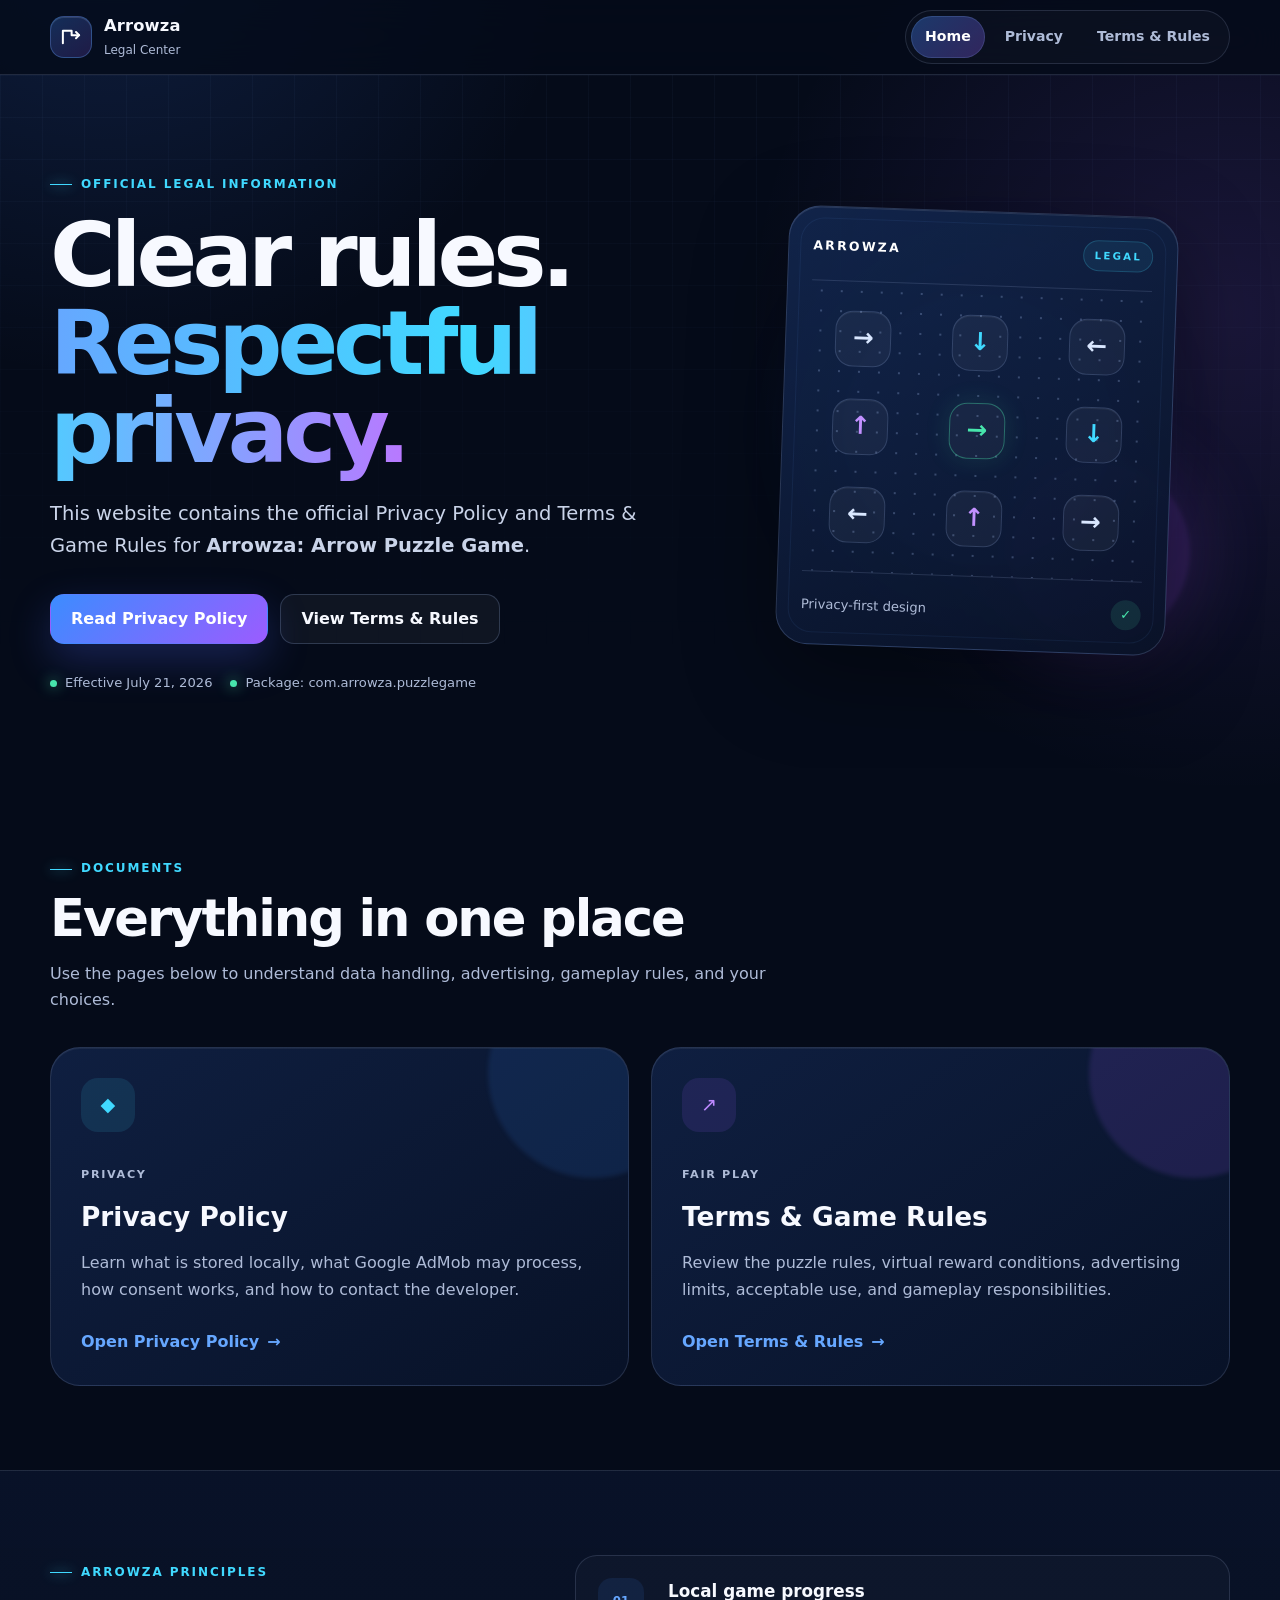
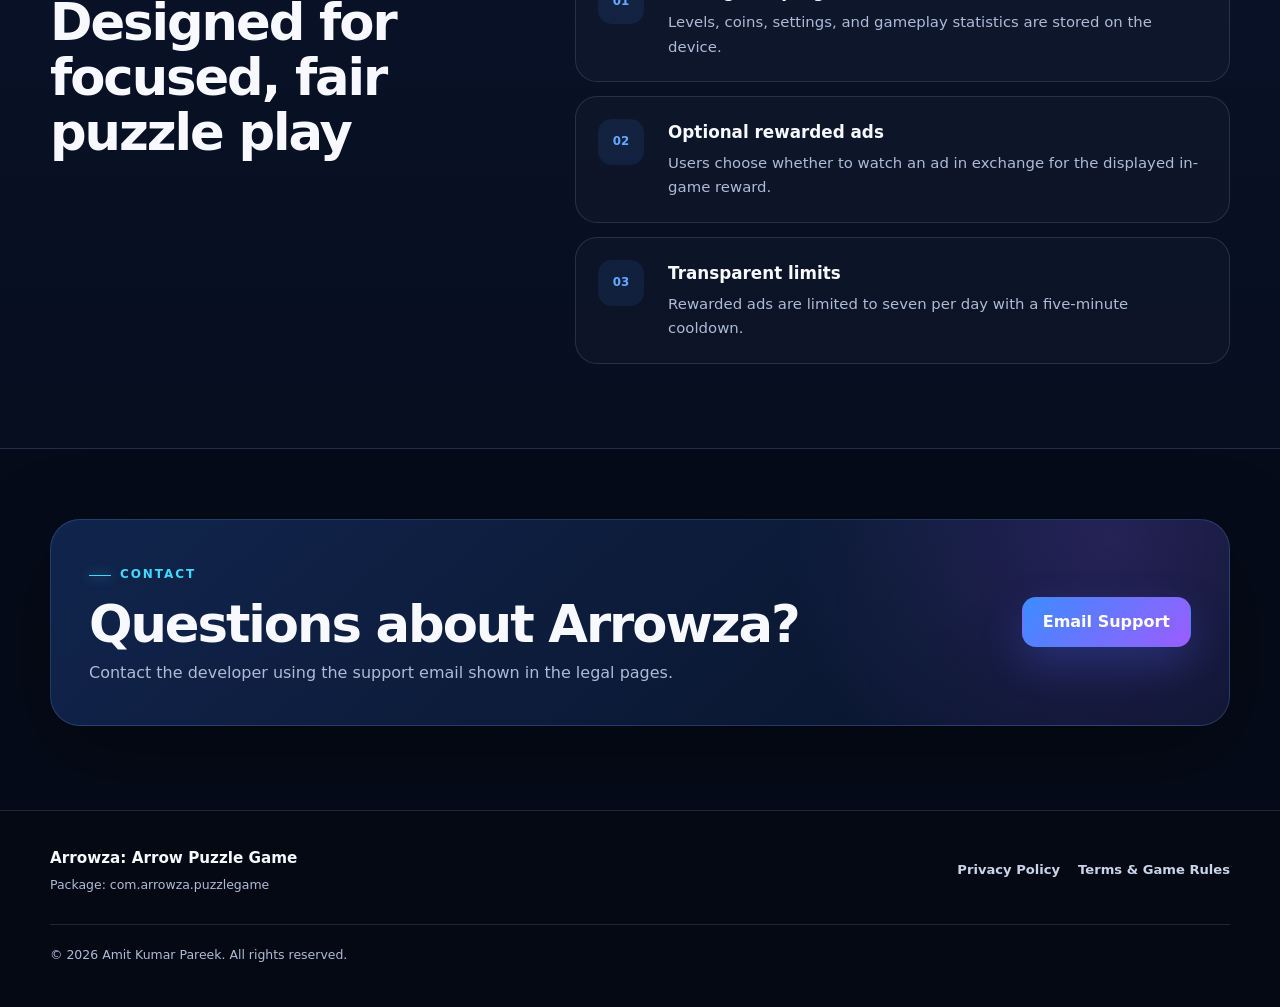
<file: index.html>
<!DOCTYPE html>
<html lang="en">
<head>
  <meta charset="utf-8">
  <meta name="viewport" content="width=device-width, initial-scale=1">
  <meta name="description" content="Official privacy policy, terms, and game rules for Arrowza: Arrow Puzzle Game.">
  <meta name="theme-color" content="#071127">
  <title>Arrowza Legal Center</title>
  <link rel="icon" href="favicon.svg" type="image/svg+xml">
  <link rel="stylesheet" href="styles.css">
</head>
<body>
  <a class="skip-link" href="#main-content">Skip to content</a>

  <header class="site-header">
    <div class="container header-inner">
      <a class="brand" href="index.html" aria-label="Arrowza Legal Center home">
        <span class="brand-mark" aria-hidden="true">
          <svg viewBox="0 0 48 48" role="img">
            <path d="M11 34V14h14v7h12" />
            <path d="M32 16l5 5-5 5" />
          </svg>
        </span>
        <span>
          <strong>Arrowza</strong>
          <small>Legal Center</small>
        </span>
      </a>

      <nav class="top-nav" aria-label="Primary navigation">
        <a class="active" href="index.html">Home</a>
        <a href="privacy-policy.html">Privacy</a>
        <a href="terms-and-game-rules.html">Terms &amp; Rules</a>
      </nav>
    </div>
  </header>

  <main id="main-content">
    <section class="hero">
      <div class="container hero-grid">
        <div class="hero-copy">
          <span class="eyebrow">OFFICIAL LEGAL INFORMATION</span>
          <h1>Clear rules.<br><span>Respectful privacy.</span></h1>
          <p>
            This website contains the official Privacy Policy and Terms &amp; Game Rules
            for <strong>Arrowza: Arrow Puzzle Game</strong>.
          </p>
          <div class="hero-actions">
            <a class="button button-primary" href="privacy-policy.html">
              Read Privacy Policy
            </a>
            <a class="button button-secondary" href="terms-and-game-rules.html">
              View Terms &amp; Rules
            </a>
          </div>
          <div class="status-row" aria-label="Policy status">
            <span><i></i> Effective July 21, 2026</span>
            <span><i></i> Package: com.arrowza.puzzlegame</span>
          </div>
        </div>

        <div class="hero-visual" aria-hidden="true">
          <div class="orb orb-one"></div>
          <div class="orb orb-two"></div>
          <div class="puzzle-card">
            <div class="puzzle-top">
              <span>ARROWZA</span>
              <span class="mini-pill">LEGAL</span>
            </div>
            <div class="arrow-grid">
              <span class="arrow a1">→</span>
              <span class="arrow a2">↓</span>
              <span class="arrow a3">←</span>
              <span class="arrow a4">↑</span>
              <span class="arrow a5">→</span>
              <span class="arrow a6">↓</span>
              <span class="arrow a7">←</span>
              <span class="arrow a8">↑</span>
              <span class="arrow a9">→</span>
            </div>
            <div class="puzzle-footer">
              <span>Privacy-first design</span>
              <strong>✓</strong>
            </div>
          </div>
        </div>
      </div>
    </section>

    <section class="section">
      <div class="container">
        <div class="section-heading">
          <span class="eyebrow">DOCUMENTS</span>
          <h2>Everything in one place</h2>
          <p>Use the pages below to understand data handling, advertising, gameplay rules, and your choices.</p>
        </div>

        <div class="document-grid">
          <article class="document-card">
            <div class="card-icon shield-icon" aria-hidden="true">◆</div>
            <span class="card-kicker">PRIVACY</span>
            <h3>Privacy Policy</h3>
            <p>
              Learn what is stored locally, what Google AdMob may process, how consent works,
              and how to contact the developer.
            </p>
            <a class="text-link" href="privacy-policy.html">Open Privacy Policy <span>→</span></a>
          </article>

          <article class="document-card">
            <div class="card-icon rules-icon" aria-hidden="true">↗</div>
            <span class="card-kicker">FAIR PLAY</span>
            <h3>Terms &amp; Game Rules</h3>
            <p>
              Review the puzzle rules, virtual reward conditions, advertising limits,
              acceptable use, and gameplay responsibilities.
            </p>
            <a class="text-link" href="terms-and-game-rules.html">Open Terms &amp; Rules <span>→</span></a>
          </article>
        </div>
      </div>
    </section>

    <section class="section section-muted">
      <div class="container trust-grid">
        <div>
          <span class="eyebrow">ARROWZA PRINCIPLES</span>
          <h2>Designed for focused, fair puzzle play</h2>
        </div>
        <div class="trust-list">
          <div class="trust-item">
            <span>01</span>
            <div>
              <h3>Local game progress</h3>
              <p>Levels, coins, settings, and gameplay statistics are stored on the device.</p>
            </div>
          </div>
          <div class="trust-item">
            <span>02</span>
            <div>
              <h3>Optional rewarded ads</h3>
              <p>Users choose whether to watch an ad in exchange for the displayed in-game reward.</p>
            </div>
          </div>
          <div class="trust-item">
            <span>03</span>
            <div>
              <h3>Transparent limits</h3>
              <p>Rewarded ads are limited to seven per day with a five-minute cooldown.</p>
            </div>
          </div>
        </div>
      </div>
    </section>

    <section class="section contact-section">
      <div class="container contact-card">
        <div>
          <span class="eyebrow">CONTACT</span>
          <h2>Questions about Arrowza?</h2>
          <p>Contact the developer using the support email shown in the legal pages.</p>
        </div>
        <a class="button button-primary" href="mailto:arrowzasupport@gmail.com">
          Email Support
        </a>
      </div>
    </section>
  </main>

  <footer class="site-footer">
    <div class="container footer-inner">
      <div>
        <strong>Arrowza: Arrow Puzzle Game</strong>
        <p>Package: com.arrowza.puzzlegame</p>
      </div>
      <div class="footer-links">
        <a href="privacy-policy.html">Privacy Policy</a>
        <a href="terms-and-game-rules.html">Terms &amp; Game Rules</a>
      </div>
      <p class="copyright">© 2026 Amit Kumar Pareek. All rights reserved.</p>
    </div>
  </footer>
</body>
</html>
</file>
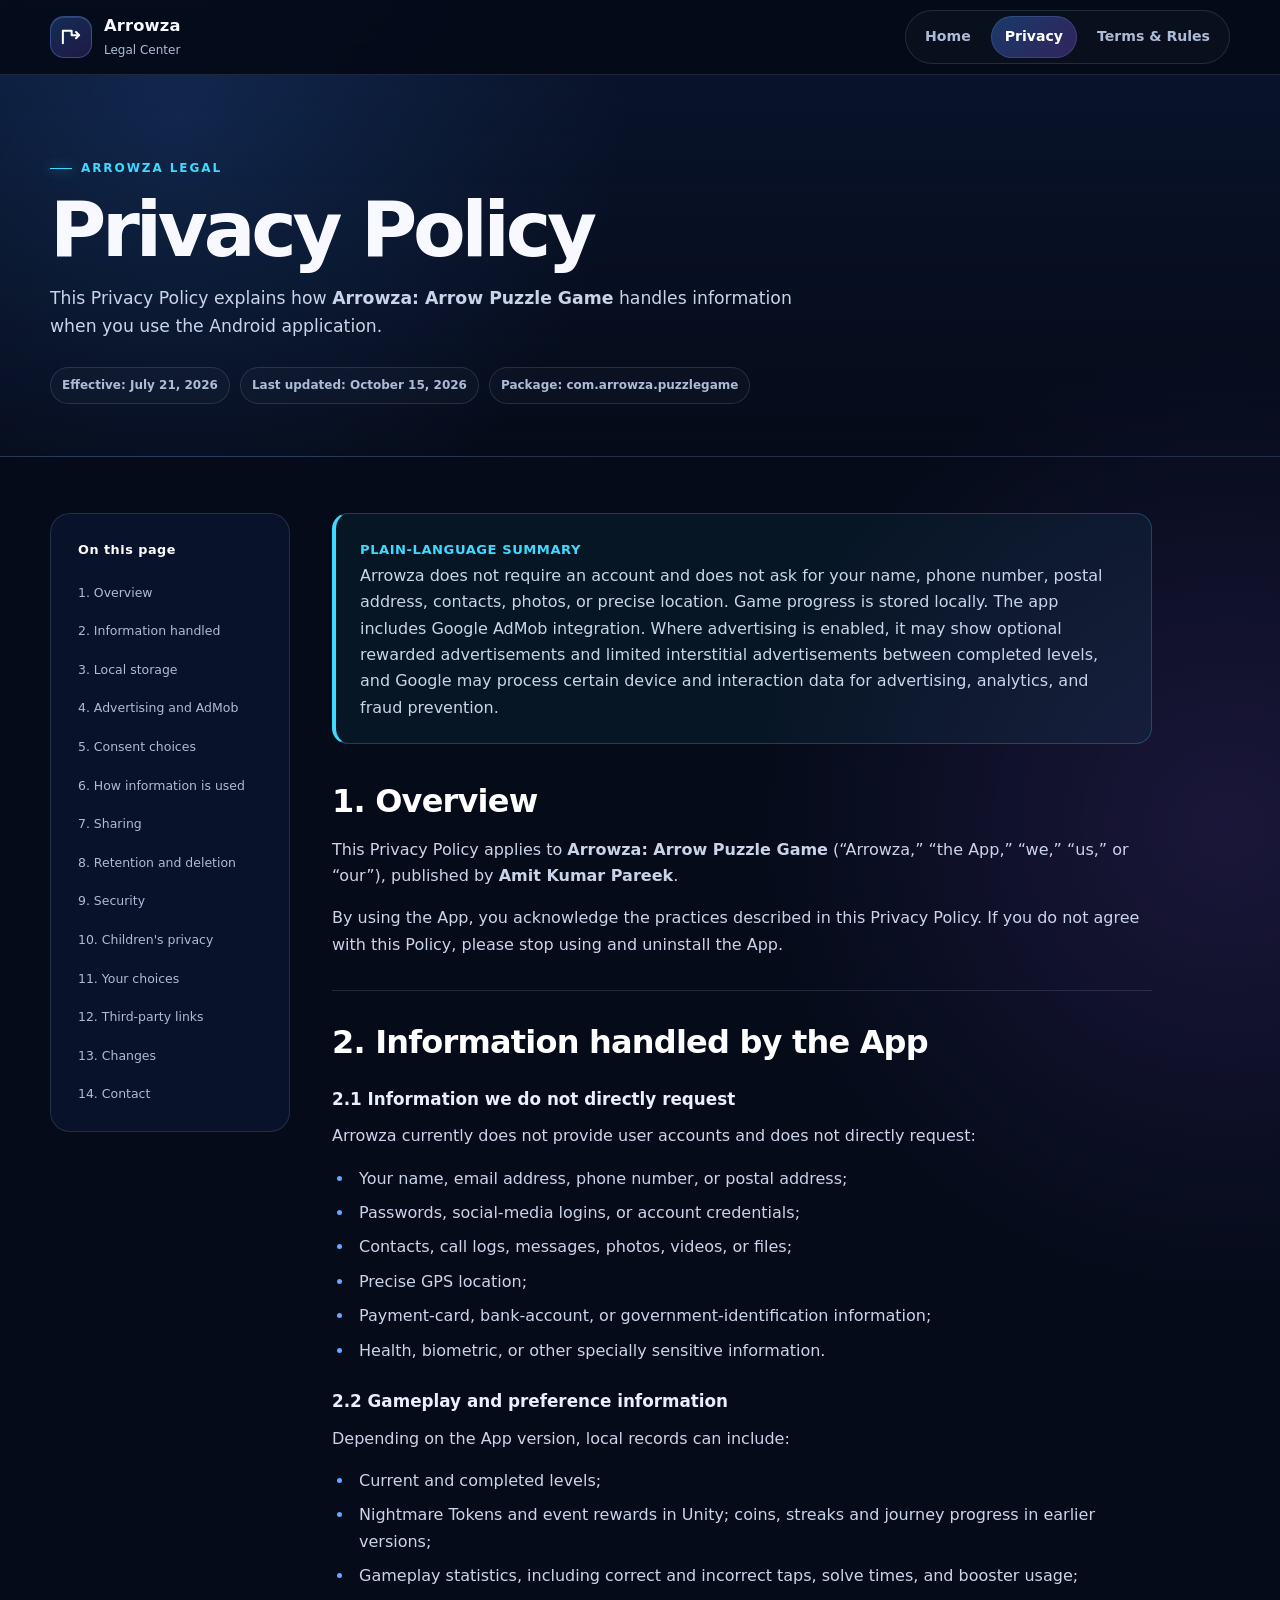
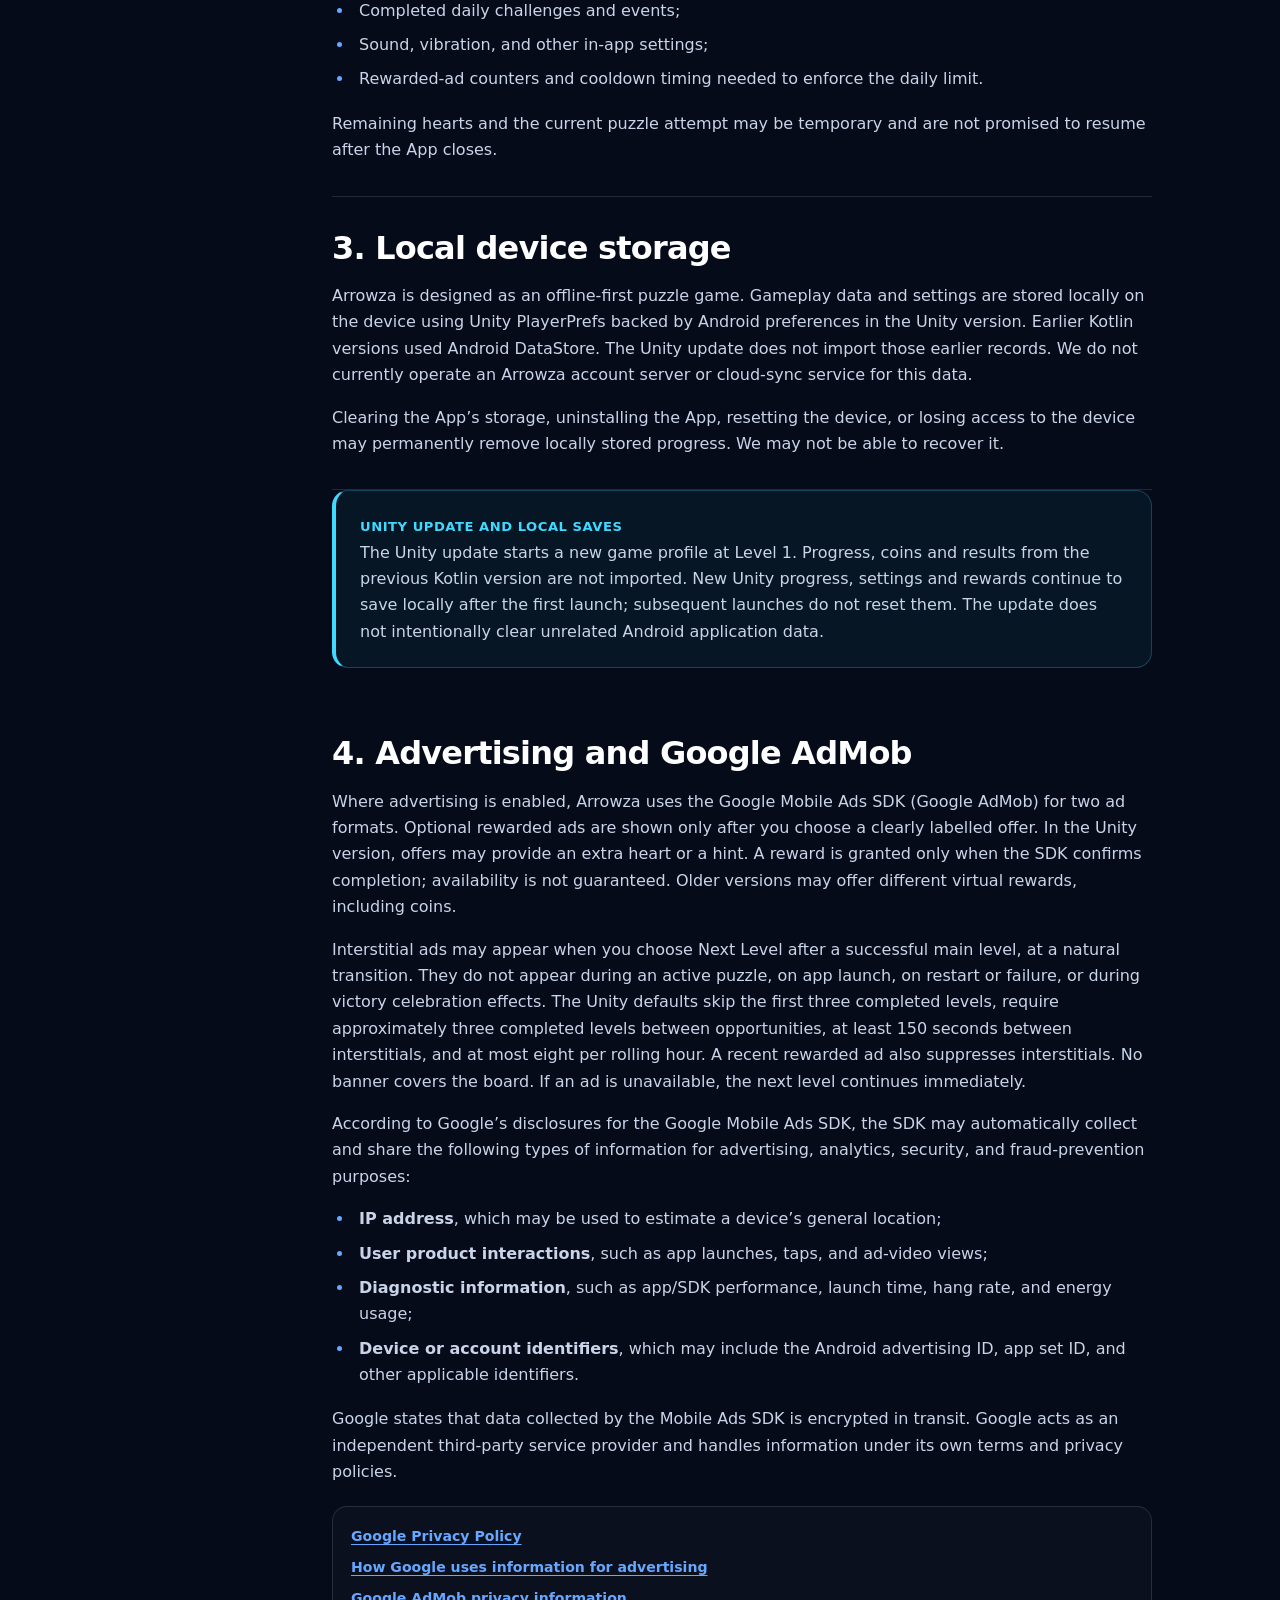
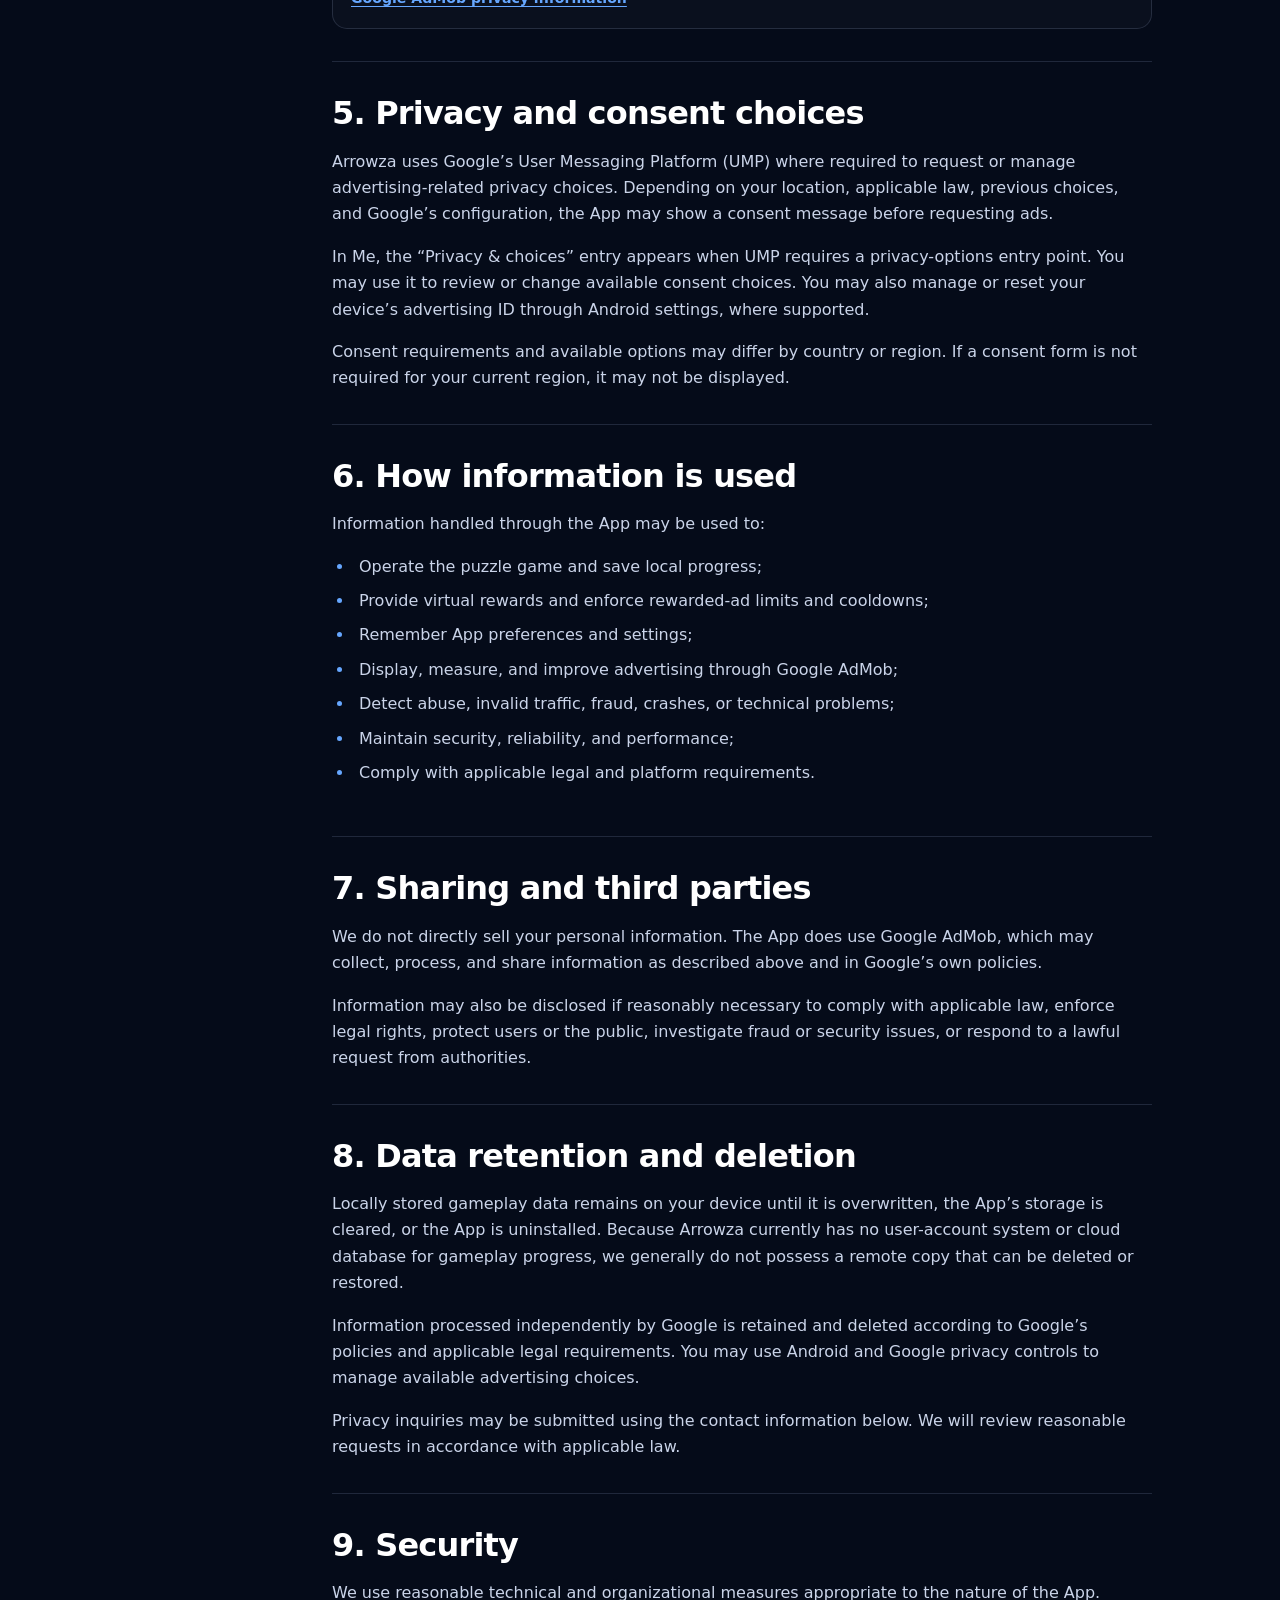
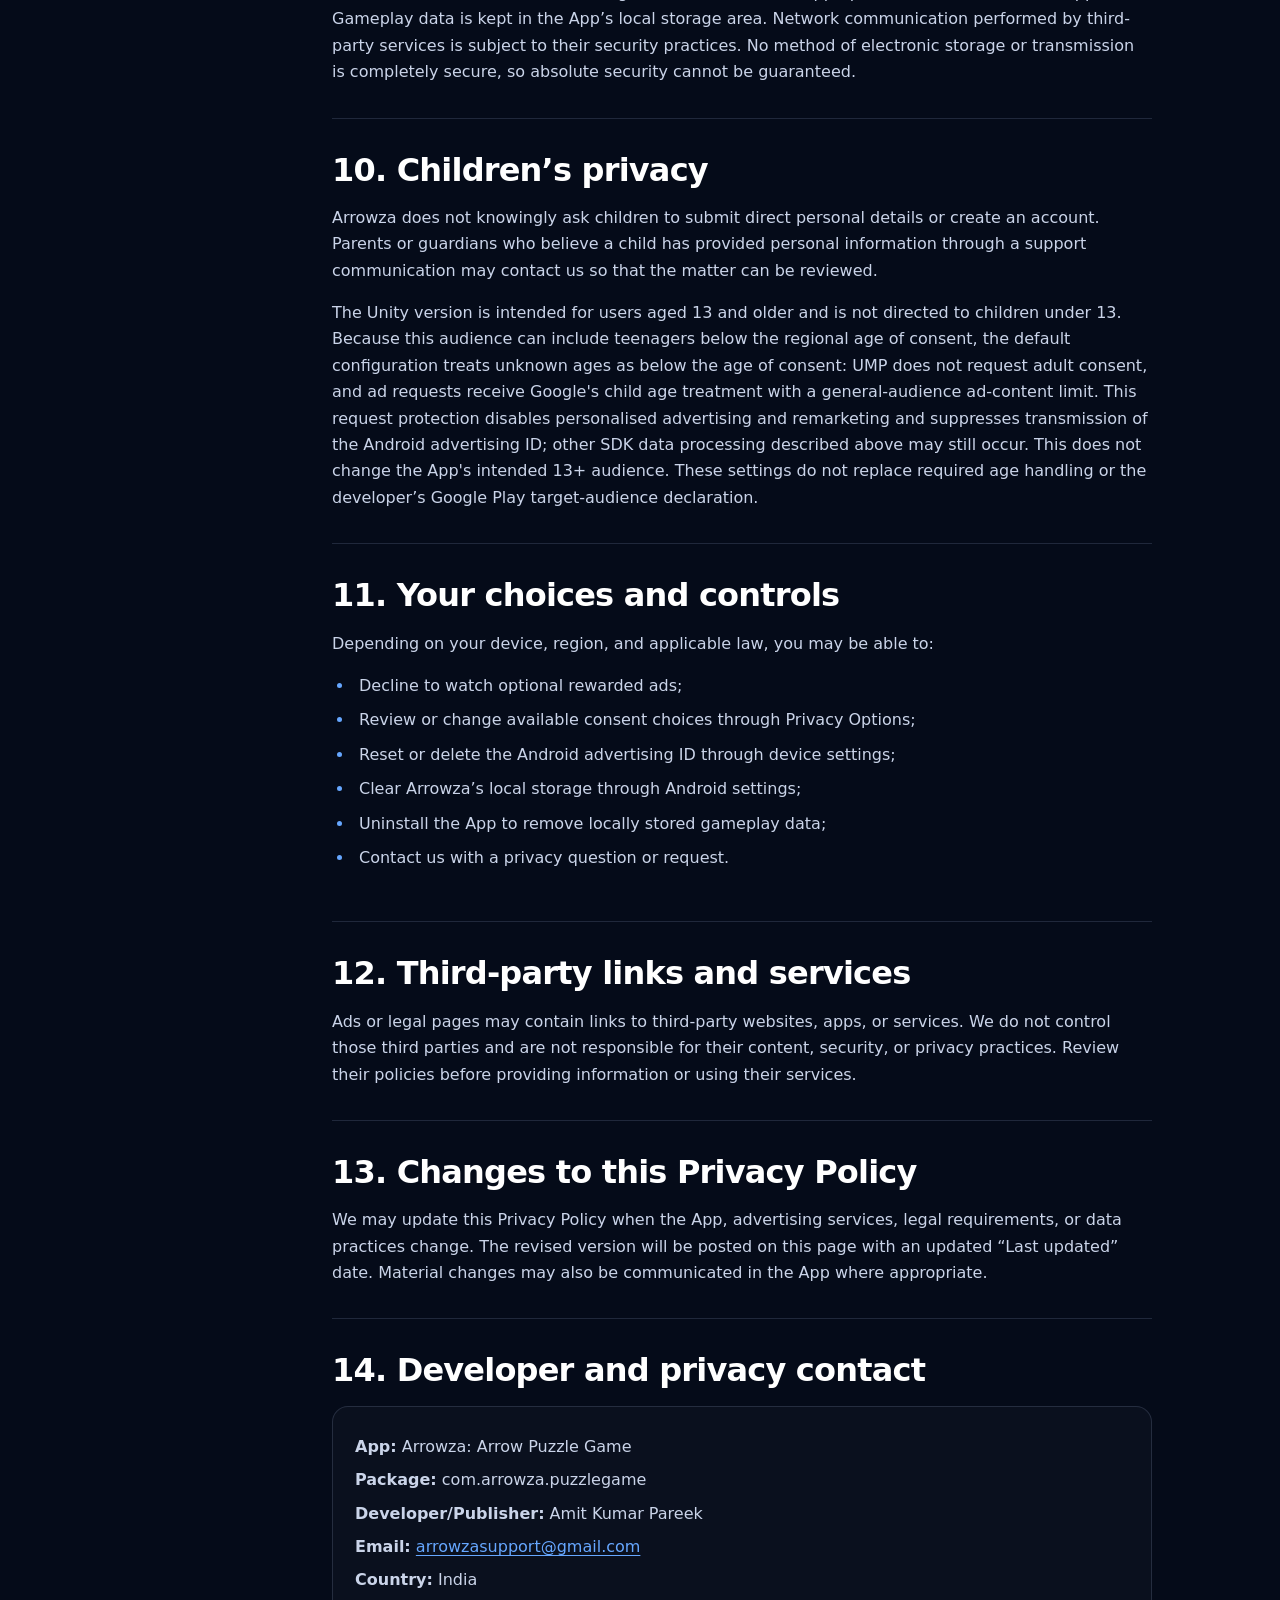
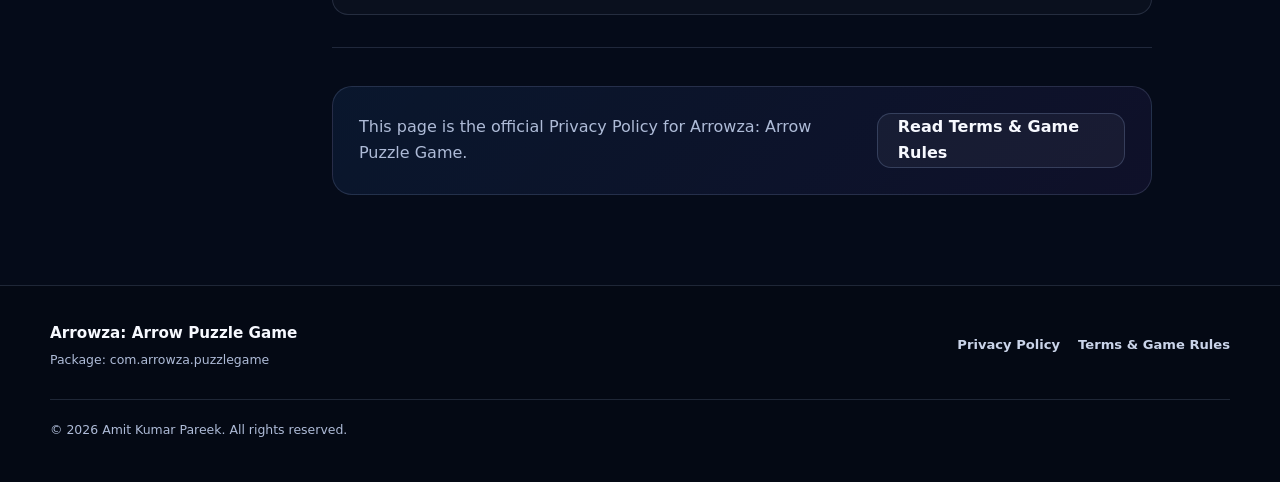
<file: privacy-policy.html>
<!DOCTYPE html>
<html lang="en">
<head>
  <meta charset="utf-8">
  <meta name="viewport" content="width=device-width, initial-scale=1">
  <meta name="description" content="Privacy Policy for Arrowza: Arrow Puzzle Game.">
  <meta name="theme-color" content="#071127">
  <title>Privacy Policy | Arrowza</title>
  <link rel="icon" href="favicon.svg" type="image/svg+xml">
  <link rel="stylesheet" href="styles.css">
</head>
<body>
  <a class="skip-link" href="#main-content">Skip to content</a>

  <header class="site-header">
    <div class="container header-inner">
      <a class="brand" href="index.html" aria-label="Arrowza Legal Center home">
        <span class="brand-mark" aria-hidden="true">
          <svg viewBox="0 0 48 48" role="img">
            <path d="M11 34V14h14v7h12" />
            <path d="M32 16l5 5-5 5" />
          </svg>
        </span>
        <span>
          <strong>Arrowza</strong>
          <small>Legal Center</small>
        </span>
      </a>

      <nav class="top-nav" aria-label="Primary navigation">
        <a href="index.html">Home</a>
        <a class="active" href="privacy-policy.html">Privacy</a>
        <a href="terms-and-game-rules.html">Terms &amp; Rules</a>
      </nav>
    </div>
  </header>

  <main id="main-content">
    <section class="legal-hero">
      <div class="container">
        <span class="eyebrow">ARROWZA LEGAL</span>
        <h1>Privacy Policy</h1>
        <p class="legal-lead">
          This Privacy Policy explains how <strong>Arrowza: Arrow Puzzle Game</strong>
          handles information when you use the Android application.
        </p>
        <div class="legal-meta">
          <span>Effective: July 21, 2026</span>
          <span>Last updated: October 15, 2026</span>
          <span>Package: com.arrowza.puzzlegame</span>
        </div>
      </div>
    </section>

    <section class="legal-layout container">
      <aside class="toc-card" aria-label="Table of contents">
        <strong>On this page</strong>
        <a href="#overview">1. Overview</a>
        <a href="#information">2. Information handled</a>
        <a href="#local-storage">3. Local storage</a>
        <a href="#advertising">4. Advertising and AdMob</a>
        <a href="#consent">5. Consent choices</a>
        <a href="#purposes">6. How information is used</a>
        <a href="#sharing">7. Sharing</a>
        <a href="#retention">8. Retention and deletion</a>
        <a href="#security">9. Security</a>
        <a href="#children">10. Children's privacy</a>
        <a href="#rights">11. Your choices</a>
        <a href="#links">12. Third-party links</a>
        <a href="#changes">13. Changes</a>
        <a href="#contact">14. Contact</a>
      </aside>

      <article class="legal-content">
        <div class="notice">
          <strong>Plain-language summary</strong>
          <p>
            Arrowza does not require an account and does not ask for your name, phone number,
            postal address, contacts, photos, or precise location. Game progress is stored locally.
            The app includes Google AdMob integration. Where advertising is enabled, it may show optional rewarded advertisements and limited interstitial advertisements between completed levels, and Google may process
            certain device and interaction data for advertising, analytics, and fraud prevention.
          </p>
        </div>

        <section id="overview">
          <h2>1. Overview</h2>
          <p>
            This Privacy Policy applies to <strong>Arrowza: Arrow Puzzle Game</strong>
            (“Arrowza,” “the App,” “we,” “us,” or “our”), published by
            <strong>Amit Kumar Pareek</strong>.
          </p>
          <p>
            By using the App, you acknowledge the practices described in this Privacy Policy.
            If you do not agree with this Policy, please stop using and uninstall the App.
          </p>
        </section>

        <section id="information">
          <h2>2. Information handled by the App</h2>

          <h3>2.1 Information we do not directly request</h3>
          <p>Arrowza currently does not provide user accounts and does not directly request:</p>
          <ul>
            <li>Your name, email address, phone number, or postal address;</li>
            <li>Passwords, social-media logins, or account credentials;</li>
            <li>Contacts, call logs, messages, photos, videos, or files;</li>
            <li>Precise GPS location;</li>
            <li>Payment-card, bank-account, or government-identification information;</li>
            <li>Health, biometric, or other specially sensitive information.</li>
          </ul>

          <h3>2.2 Gameplay and preference information</h3>
          <p>Depending on the App version, local records can include:</p>
          <ul>
            <li>Current and completed levels;</li>
            <li>Nightmare Tokens and event rewards in Unity; coins, streaks and journey progress in earlier versions;</li>
            <li>Gameplay statistics, including correct and incorrect taps, solve times, and booster usage;</li>
            <li>Completed daily challenges and events;</li>
            <li>Sound, vibration, and other in-app settings;</li>
            <li>Rewarded-ad counters and cooldown timing needed to enforce the daily limit.</li>
          </ul>
          <p>Remaining hearts and the current puzzle attempt may be temporary and are not promised to resume after the App closes.</p>
        </section>

        <section id="local-storage">
          <h2>3. Local device storage</h2>
          <p>
            Arrowza is designed as an offline-first puzzle game. Gameplay data and settings are
            stored locally on the device using Unity PlayerPrefs backed by Android preferences in
            the Unity version. Earlier Kotlin versions used Android DataStore. The Unity update
            does not import those earlier records.
            We do not currently operate an Arrowza account server or cloud-sync service for this data.
          </p>
          <p>
            Clearing the App’s storage, uninstalling the App, resetting the device, or losing access
            to the device may permanently remove locally stored progress. We may not be able to recover it.
          </p>
        </section>

        <div class="notice">
          <strong>Unity update and local saves</strong>
          <p>The Unity update starts a new game profile at Level 1. Progress, coins and results from
          the previous Kotlin version are not imported. New Unity progress, settings and rewards
          continue to save locally after the first launch; subsequent launches do not reset them.
          The update does not intentionally clear unrelated Android application data.</p>
        </div>

        <section id="advertising">
          <h2>4. Advertising and Google AdMob</h2>
          <p>
            Where advertising is enabled, Arrowza uses the Google Mobile Ads SDK (Google AdMob) for two ad formats.
            Optional rewarded ads are shown only after you choose a clearly labelled offer.
            In the Unity version, offers may provide an extra heart or a hint. A reward is granted
            only when the SDK confirms completion; availability is not guaranteed. Older versions
            may offer different virtual rewards, including coins.
          </p>
          <p>
            Interstitial ads may appear when you choose Next Level after a successful main level,
            at a natural transition. They do not appear during an active puzzle, on app launch,
            on restart or failure, or during victory celebration effects. The Unity defaults skip
            the first three completed levels, require approximately three completed levels between
            opportunities, at least 150 seconds between interstitials, and at most eight per rolling
            hour. A recent rewarded ad also suppresses interstitials. No banner covers the board.
            If an ad is unavailable, the next level continues immediately.
          </p>
          <p>
            According to Google’s disclosures for the Google Mobile Ads SDK, the SDK may automatically
            collect and share the following types of information for advertising, analytics,
            security, and fraud-prevention purposes:
          </p>
          <ul>
            <li>
              <strong>IP address</strong>, which may be used to estimate a device’s general location;
            </li>
            <li>
              <strong>User product interactions</strong>, such as app launches, taps, and ad-video views;
            </li>
            <li>
              <strong>Diagnostic information</strong>, such as app/SDK performance, launch time,
              hang rate, and energy usage;
            </li>
            <li>
              <strong>Device or account identifiers</strong>, which may include the Android advertising ID,
              app set ID, and other applicable identifiers.
            </li>
          </ul>
          <p>
            Google states that data collected by the Mobile Ads SDK is encrypted in transit.
            Google acts as an independent third-party service provider and handles information
            under its own terms and privacy policies.
          </p>

          <div class="link-panel">
            <a href="https://policies.google.com/privacy" target="_blank" rel="noopener noreferrer">
              Google Privacy Policy
            </a>
            <a href="https://policies.google.com/technologies/ads" target="_blank" rel="noopener noreferrer">
              How Google uses information for advertising
            </a>
            <a href="https://support.google.com/admob/answer/6128543" target="_blank" rel="noopener noreferrer">
              Google AdMob privacy information
            </a>
          </div>
        </section>

        <section id="consent">
          <h2>5. Privacy and consent choices</h2>
          <p>
            Arrowza uses Google’s User Messaging Platform (UMP) where required to request or manage
            advertising-related privacy choices. Depending on your location, applicable law,
            previous choices, and Google’s configuration, the App may show a consent message before
            requesting ads.
          </p>
          <p>
            In Me, the “Privacy &amp; choices” entry appears when UMP requires a privacy-options entry point. You may use it to review or change
            available consent choices. You may also manage or reset your device’s advertising ID
            through Android settings, where supported.
          </p>
          <p>
            Consent requirements and available options may differ by country or region. If a consent
            form is not required for your current region, it may not be displayed.
          </p>
        </section>

        <section id="purposes">
          <h2>6. How information is used</h2>
          <p>Information handled through the App may be used to:</p>
          <ul>
            <li>Operate the puzzle game and save local progress;</li>
            <li>Provide virtual rewards and enforce rewarded-ad limits and cooldowns;</li>
            <li>Remember App preferences and settings;</li>
            <li>Display, measure, and improve advertising through Google AdMob;</li>
            <li>Detect abuse, invalid traffic, fraud, crashes, or technical problems;</li>
            <li>Maintain security, reliability, and performance;</li>
            <li>Comply with applicable legal and platform requirements.</li>
          </ul>
        </section>

        <section id="sharing">
          <h2>7. Sharing and third parties</h2>
          <p>
            We do not directly sell your personal information. The App does use Google AdMob,
            which may collect, process, and share information as described above and in Google’s
            own policies.
          </p>
          <p>
            Information may also be disclosed if reasonably necessary to comply with applicable law,
            enforce legal rights, protect users or the public, investigate fraud or security issues,
            or respond to a lawful request from authorities.
          </p>
        </section>

        <section id="retention">
          <h2>8. Data retention and deletion</h2>
          <p>
            Locally stored gameplay data remains on your device until it is overwritten, the App’s
            storage is cleared, or the App is uninstalled. Because Arrowza currently has no user-account
            system or cloud database for gameplay progress, we generally do not possess a remote copy
            that can be deleted or restored.
          </p>
          <p>
            Information processed independently by Google is retained and deleted according to
            Google’s policies and applicable legal requirements. You may use Android and Google
            privacy controls to manage available advertising choices.
          </p>
          <p>
            Privacy inquiries may be submitted using the contact information below. We will review
            reasonable requests in accordance with applicable law.
          </p>
        </section>

        <section id="security">
          <h2>9. Security</h2>
          <p>
            We use reasonable technical and organizational measures appropriate to the nature of the App.
            Gameplay data is kept in the App’s local storage area. Network communication performed by
            third-party services is subject to their security practices. No method of electronic storage
            or transmission is completely secure, so absolute security cannot be guaranteed.
          </p>
        </section>

        <section id="children">
          <h2>10. Children’s privacy</h2>
          <p>
            Arrowza does not knowingly ask children to submit direct personal details or create an account.
            Parents or guardians who believe a child has provided personal information through a support
            communication may contact us so that the matter can be reviewed.
          </p>
          <p>
            The Unity version is intended for users aged 13 and older and is not directed to children
            under 13. Because this audience can include teenagers below the regional age of consent,
            the default configuration treats unknown ages as below the age of consent: UMP does
            not request adult consent, and ad requests receive Google's child age treatment with
            a general-audience ad-content limit. This request protection disables personalised
            advertising and remarketing and suppresses transmission of the Android advertising ID;
            other SDK data processing described above may still occur. This does not change the
            App's intended 13+ audience. These settings do not replace
            required age handling or the developer’s Google Play target-audience declaration.
          </p>
        </section>

        <section id="rights">
          <h2>11. Your choices and controls</h2>
          <p>Depending on your device, region, and applicable law, you may be able to:</p>
          <ul>
            <li>Decline to watch optional rewarded ads;</li>
            <li>Review or change available consent choices through Privacy Options;</li>
            <li>Reset or delete the Android advertising ID through device settings;</li>
            <li>Clear Arrowza’s local storage through Android settings;</li>
            <li>Uninstall the App to remove locally stored gameplay data;</li>
            <li>Contact us with a privacy question or request.</li>
          </ul>
        </section>

        <section id="links">
          <h2>12. Third-party links and services</h2>
          <p>
            Ads or legal pages may contain links to third-party websites, apps, or services. We do not
            control those third parties and are not responsible for their content, security, or privacy
            practices. Review their policies before providing information or using their services.
          </p>
        </section>

        <section id="changes">
          <h2>13. Changes to this Privacy Policy</h2>
          <p>
            We may update this Privacy Policy when the App, advertising services, legal requirements,
            or data practices change. The revised version will be posted on this page with an updated
            “Last updated” date. Material changes may also be communicated in the App where appropriate.
          </p>
        </section>

        <section id="contact">
          <h2>14. Developer and privacy contact</h2>
          <div class="contact-details">
            <p><strong>App:</strong> Arrowza: Arrow Puzzle Game</p>
            <p><strong>Package:</strong> com.arrowza.puzzlegame</p>
            <p><strong>Developer/Publisher:</strong> Amit Kumar Pareek</p>
            <p>
              <strong>Email:</strong>
              <a href="mailto:arrowzasupport@gmail.com">arrowzasupport@gmail.com</a>
            </p>
            <p><strong>Country:</strong> India</p>
          </div>
        </section>

        <div class="legal-end">
          <p>
            This page is the official Privacy Policy for Arrowza: Arrow Puzzle Game.
          </p>
          <a class="button button-secondary" href="terms-and-game-rules.html">
            Read Terms &amp; Game Rules
          </a>
        </div>
      </article>
    </section>
  </main>

  <footer class="site-footer">
    <div class="container footer-inner">
      <div>
        <strong>Arrowza: Arrow Puzzle Game</strong>
        <p>Package: com.arrowza.puzzlegame</p>
      </div>
      <div class="footer-links">
        <a href="privacy-policy.html">Privacy Policy</a>
        <a href="terms-and-game-rules.html">Terms &amp; Game Rules</a>
      </div>
      <p class="copyright">© 2026 Amit Kumar Pareek. All rights reserved.</p>
    </div>
  </footer>
</body>
</html>
</file>
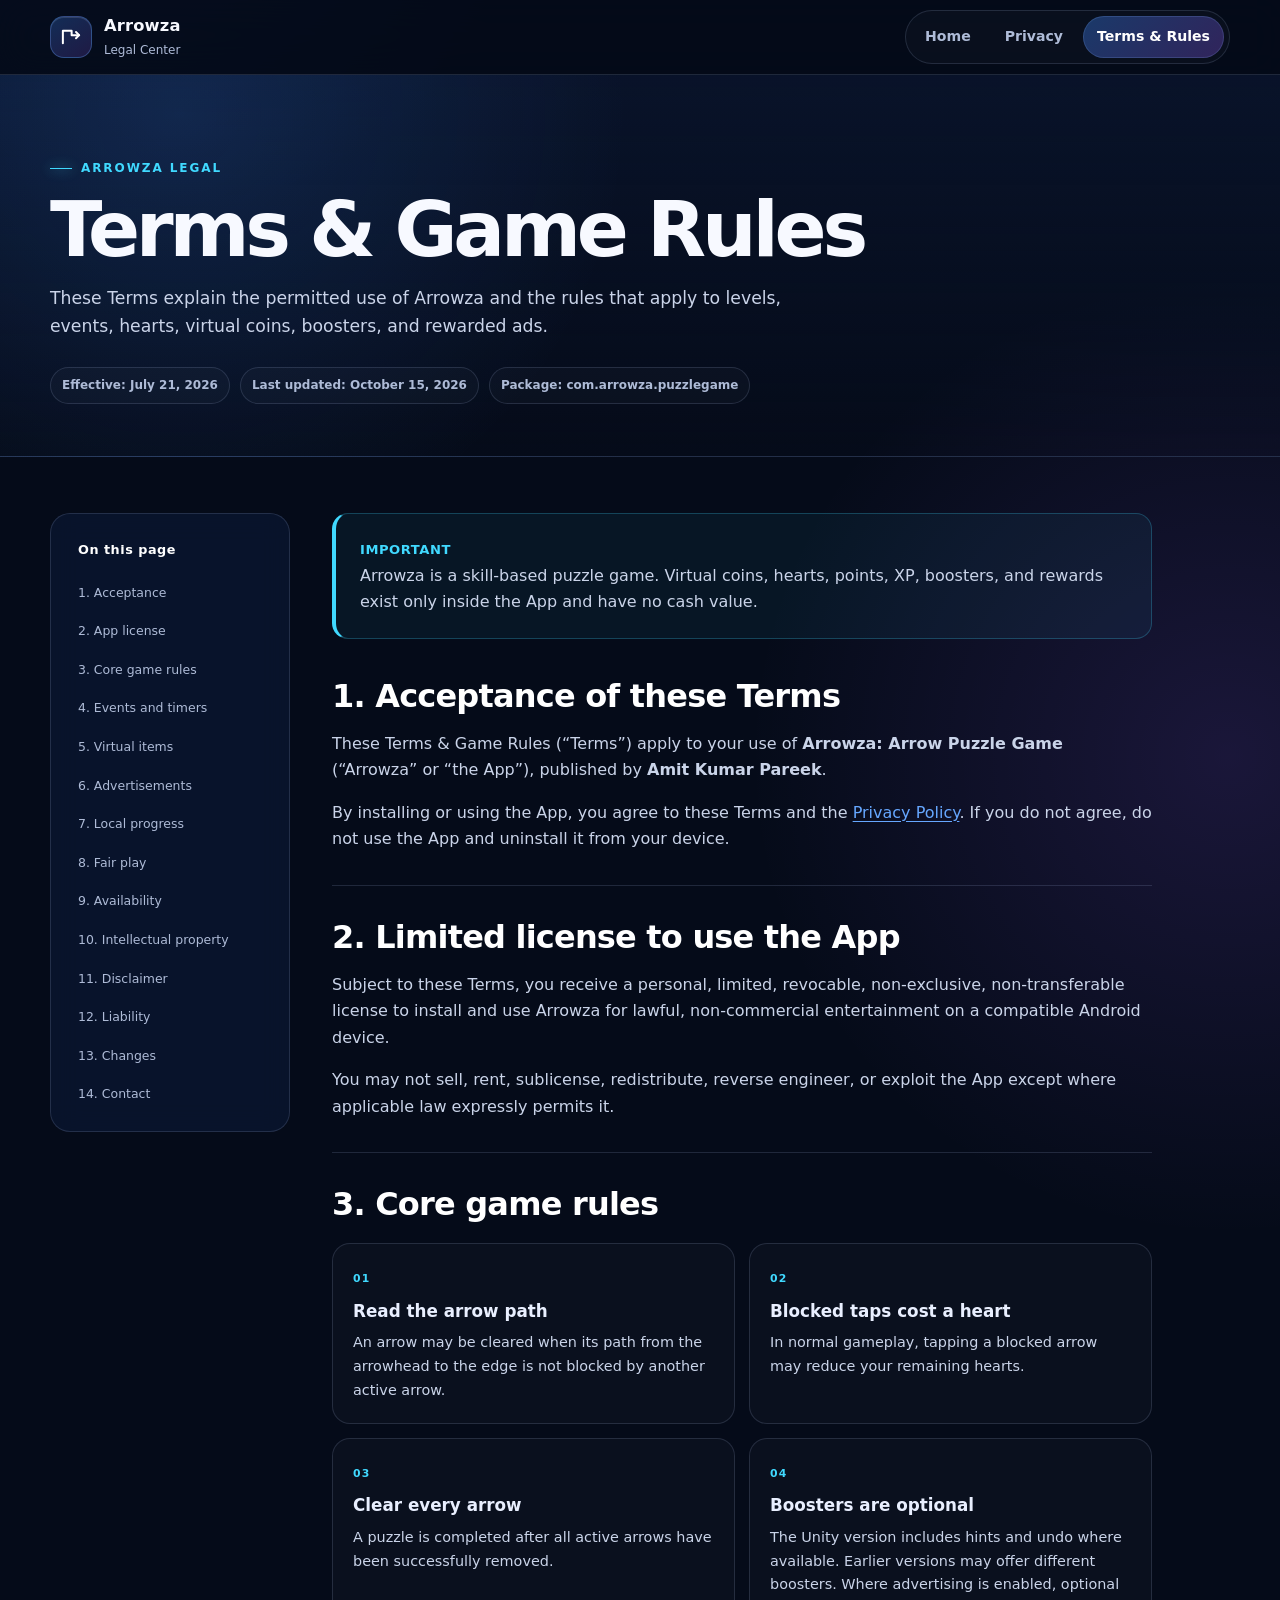
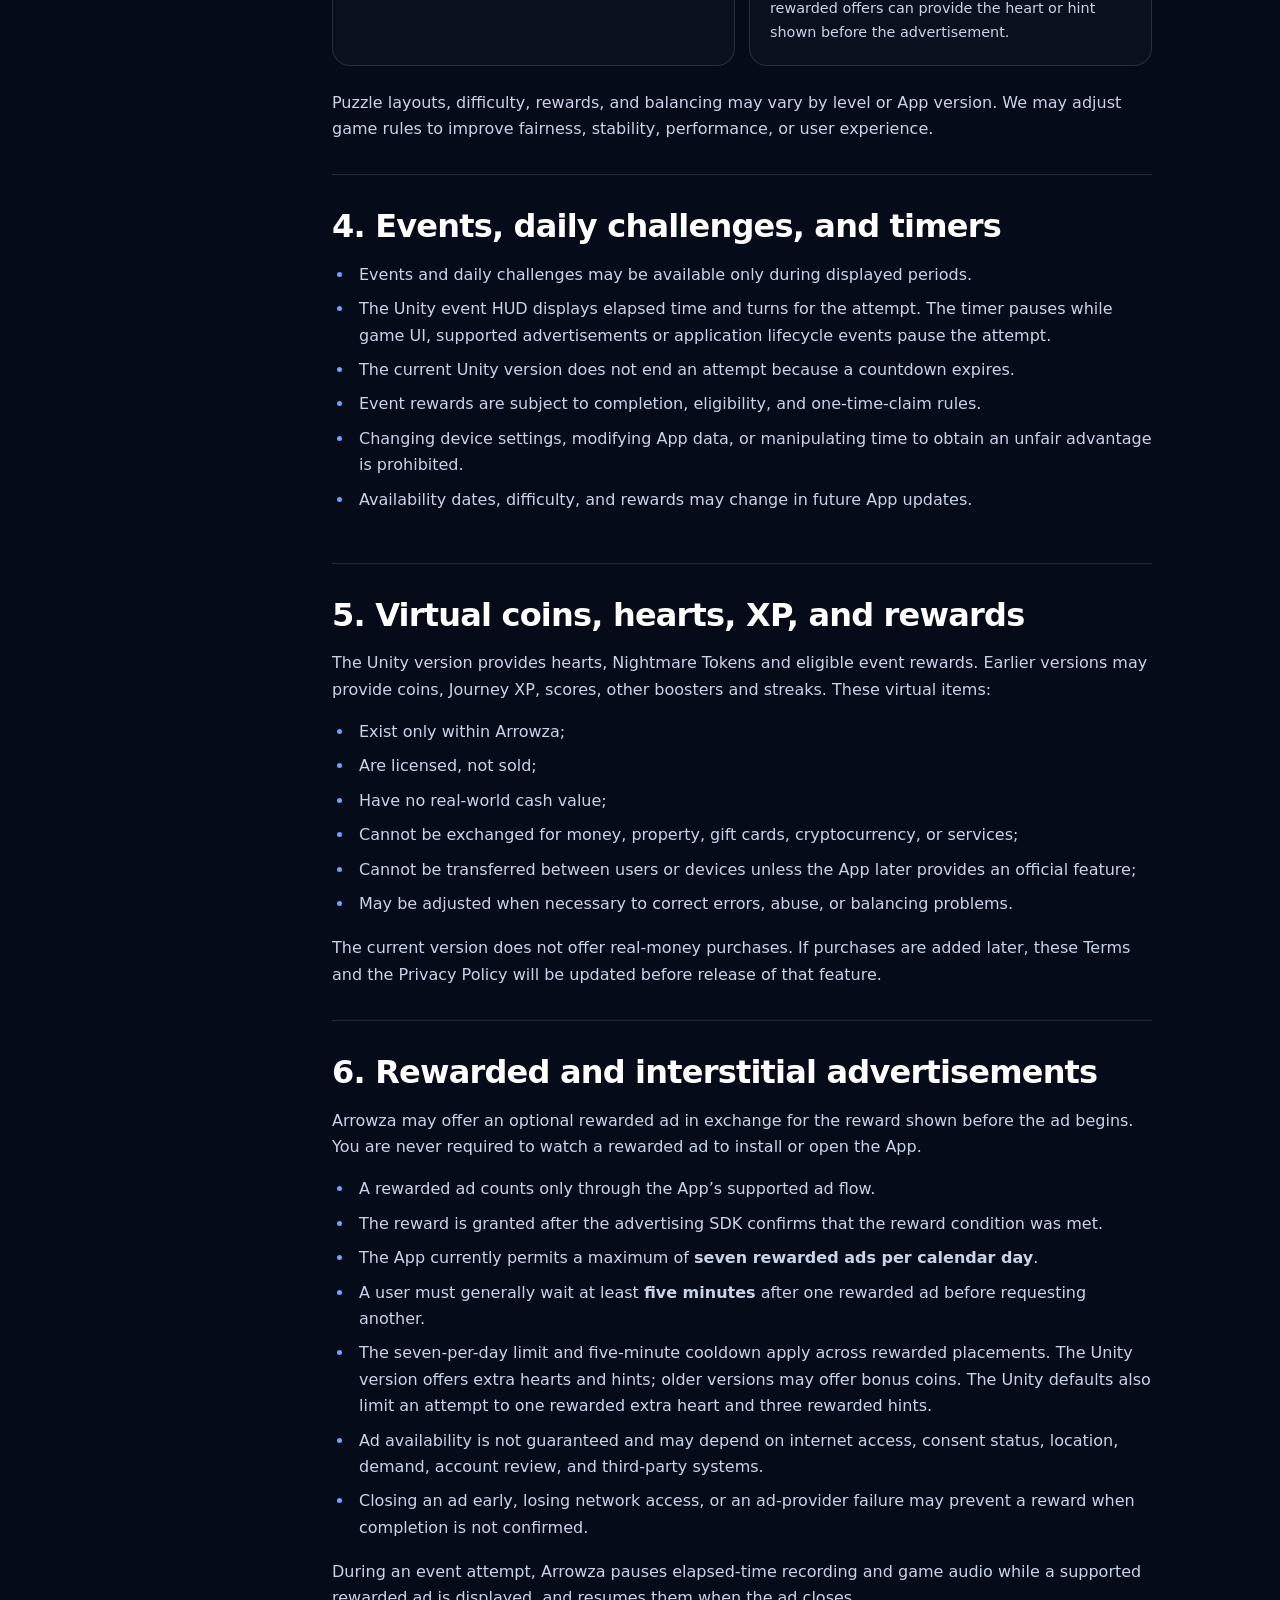
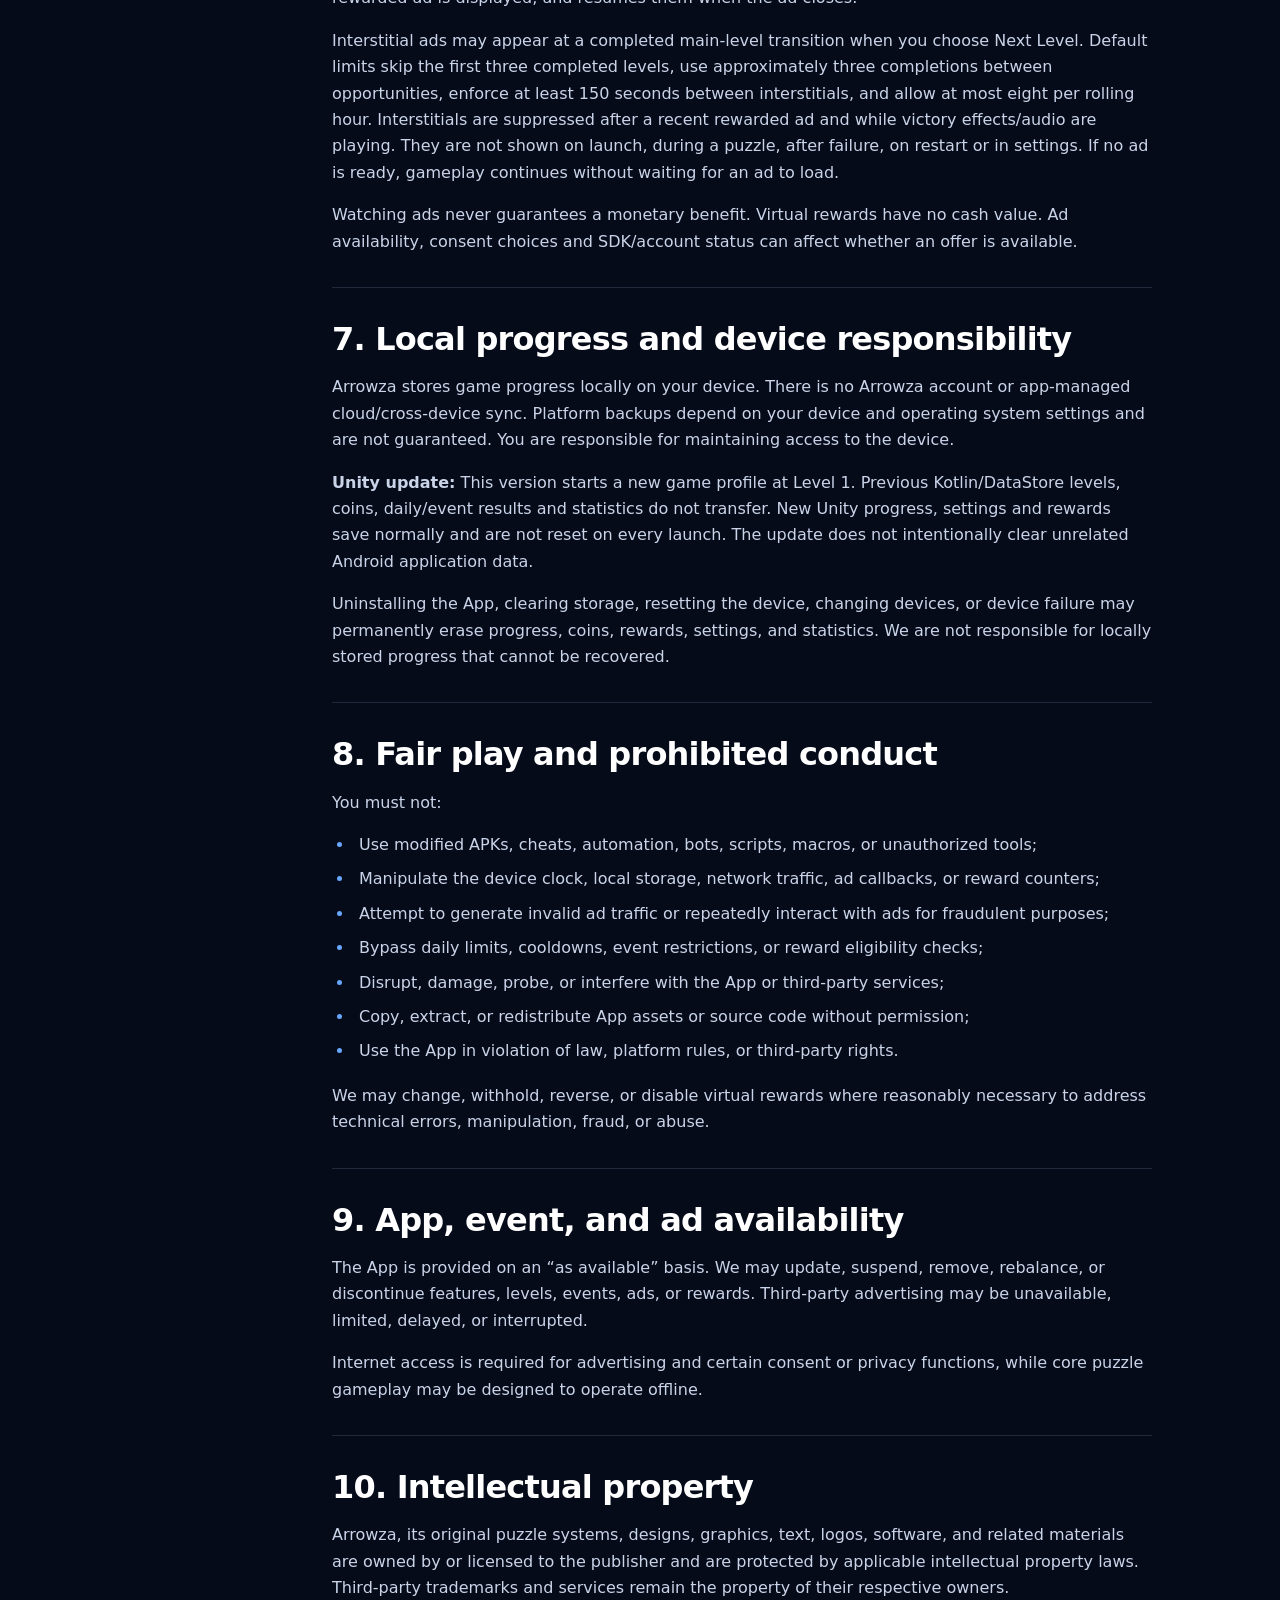
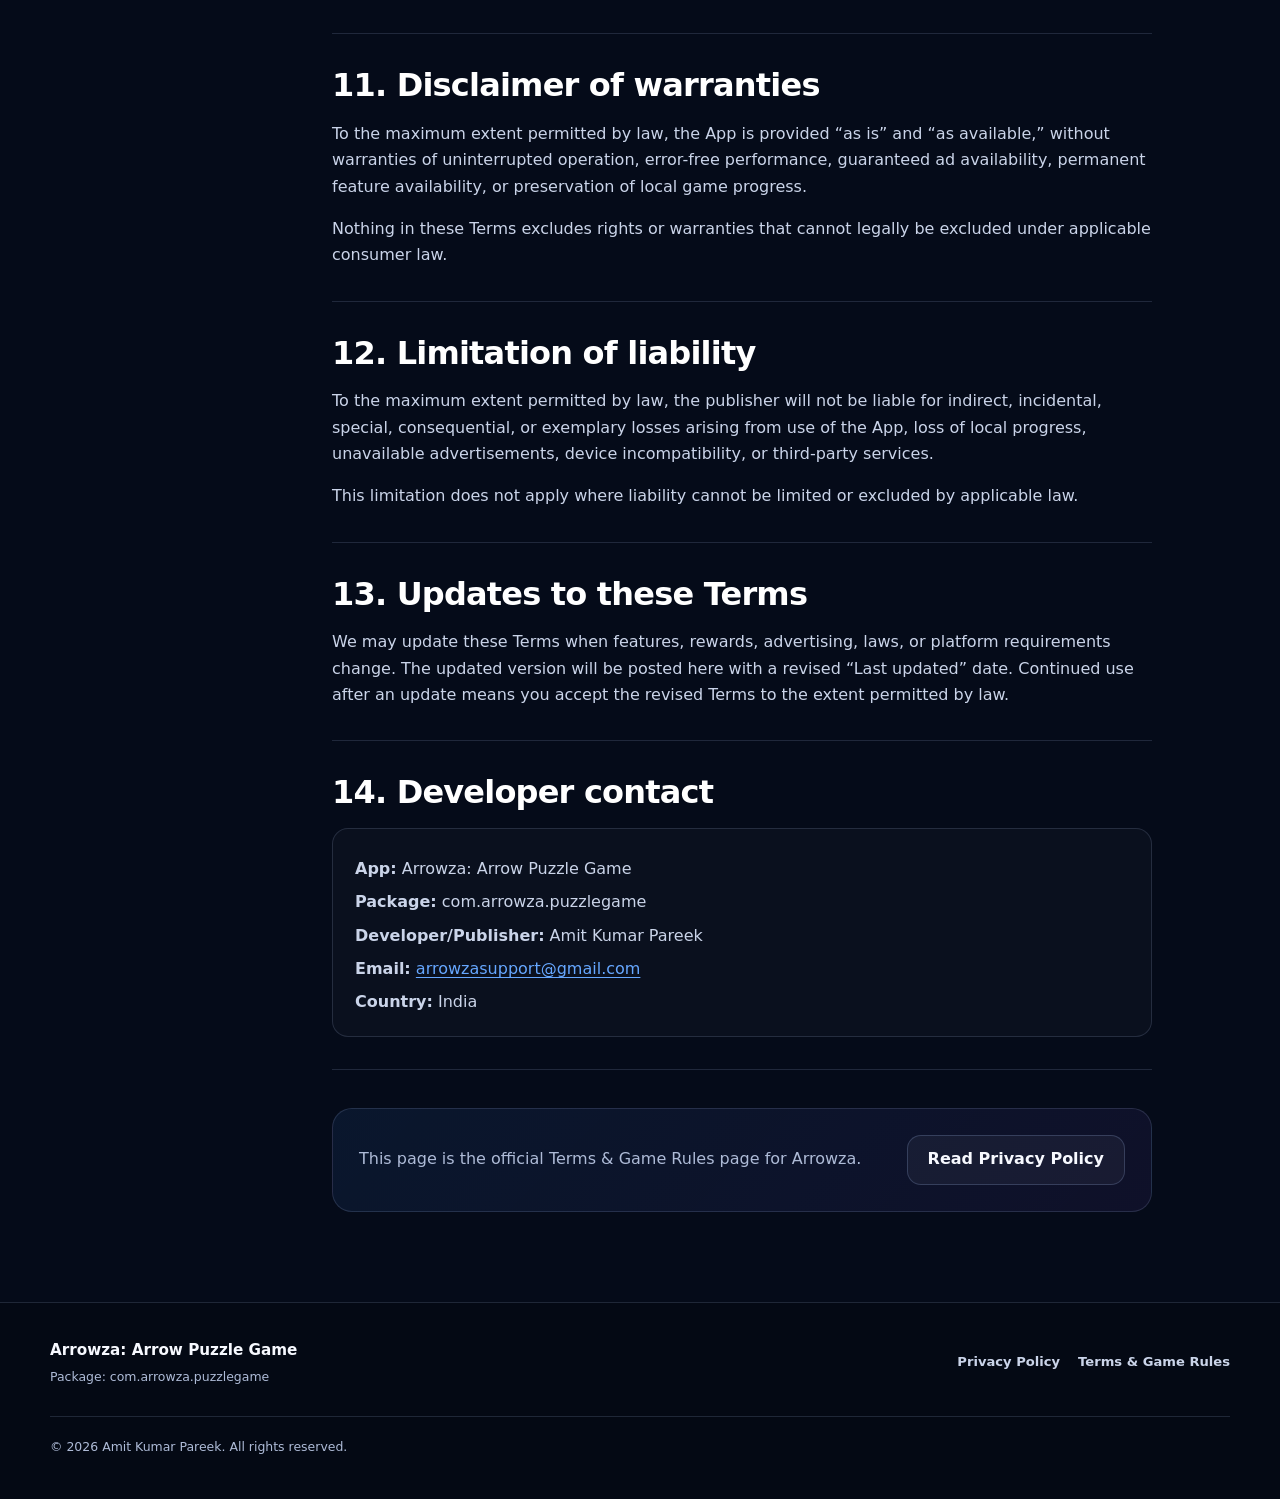
<file: terms-and-game-rules.html>
<!DOCTYPE html>
<html lang="en">
<head>
  <meta charset="utf-8">
  <meta name="viewport" content="width=device-width, initial-scale=1">
  <meta name="description" content="Terms and Game Rules for Arrowza: Arrow Puzzle Game.">
  <meta name="theme-color" content="#071127">
  <title>Terms &amp; Game Rules | Arrowza</title>
  <link rel="icon" href="favicon.svg" type="image/svg+xml">
  <link rel="stylesheet" href="styles.css">
</head>
<body>
  <a class="skip-link" href="#main-content">Skip to content</a>

  <header class="site-header">
    <div class="container header-inner">
      <a class="brand" href="index.html" aria-label="Arrowza Legal Center home">
        <span class="brand-mark" aria-hidden="true">
          <svg viewBox="0 0 48 48" role="img">
            <path d="M11 34V14h14v7h12" />
            <path d="M32 16l5 5-5 5" />
          </svg>
        </span>
        <span>
          <strong>Arrowza</strong>
          <small>Legal Center</small>
        </span>
      </a>

      <nav class="top-nav" aria-label="Primary navigation">
        <a href="index.html">Home</a>
        <a href="privacy-policy.html">Privacy</a>
        <a class="active" href="terms-and-game-rules.html">Terms &amp; Rules</a>
      </nav>
    </div>
  </header>

  <main id="main-content">
    <section class="legal-hero">
      <div class="container">
        <span class="eyebrow">ARROWZA LEGAL</span>
        <h1>Terms &amp; Game Rules</h1>
        <p class="legal-lead">
          These Terms explain the permitted use of Arrowza and the rules that apply to
          levels, events, hearts, virtual coins, boosters, and rewarded ads.
        </p>
        <div class="legal-meta">
          <span>Effective: July 21, 2026</span>
          <span>Last updated: October 15, 2026</span>
          <span>Package: com.arrowza.puzzlegame</span>
        </div>
      </div>
    </section>

    <section class="legal-layout container">
      <aside class="toc-card" aria-label="Table of contents">
        <strong>On this page</strong>
        <a href="#acceptance">1. Acceptance</a>
        <a href="#license">2. App license</a>
        <a href="#core-rules">3. Core game rules</a>
        <a href="#events">4. Events and timers</a>
        <a href="#virtual-items">5. Virtual items</a>
        <a href="#rewarded-ads">6. Advertisements</a>
        <a href="#progress">7. Local progress</a>
        <a href="#fair-play">8. Fair play</a>
        <a href="#availability">9. Availability</a>
        <a href="#intellectual-property">10. Intellectual property</a>
        <a href="#disclaimer">11. Disclaimer</a>
        <a href="#liability">12. Liability</a>
        <a href="#changes">13. Changes</a>
        <a href="#contact">14. Contact</a>
      </aside>

      <article class="legal-content">
        <div class="notice">
          <strong>Important</strong>
          <p>
            Arrowza is a skill-based puzzle game. Virtual coins, hearts, points, XP,
            boosters, and rewards exist only inside the App and have no cash value.
          </p>
        </div>

        <section id="acceptance">
          <h2>1. Acceptance of these Terms</h2>
          <p>
            These Terms &amp; Game Rules (“Terms”) apply to your use of
            <strong>Arrowza: Arrow Puzzle Game</strong> (“Arrowza” or “the App”),
            published by <strong>Amit Kumar Pareek</strong>.
          </p>
          <p>
            By installing or using the App, you agree to these Terms and the
            <a href="privacy-policy.html">Privacy Policy</a>. If you do not agree,
            do not use the App and uninstall it from your device.
          </p>
        </section>

        <section id="license">
          <h2>2. Limited license to use the App</h2>
          <p>
            Subject to these Terms, you receive a personal, limited, revocable,
            non-exclusive, non-transferable license to install and use Arrowza for
            lawful, non-commercial entertainment on a compatible Android device.
          </p>
          <p>You may not sell, rent, sublicense, redistribute, reverse engineer, or exploit the App except where applicable law expressly permits it.</p>
        </section>

        <section id="core-rules">
          <h2>3. Core game rules</h2>
          <div class="rules-grid">
            <div class="rule-card">
              <span>01</span>
              <h3>Read the arrow path</h3>
              <p>An arrow may be cleared when its path from the arrowhead to the edge is not blocked by another active arrow.</p>
            </div>
            <div class="rule-card">
              <span>02</span>
              <h3>Blocked taps cost a heart</h3>
              <p>In normal gameplay, tapping a blocked arrow may reduce your remaining hearts.</p>
            </div>
            <div class="rule-card">
              <span>03</span>
              <h3>Clear every arrow</h3>
              <p>A puzzle is completed after all active arrows have been successfully removed.</p>
            </div>
            <div class="rule-card">
              <span>04</span>
              <h3>Boosters are optional</h3>
              <p>The Unity version includes hints and undo where available. Earlier versions may offer different boosters. Where advertising is enabled, optional rewarded offers can provide the heart or hint shown before the advertisement.</p>
            </div>
          </div>
          <p>
            Puzzle layouts, difficulty, rewards, and balancing may vary by level or App version.
            We may adjust game rules to improve fairness, stability, performance, or user experience.
          </p>
        </section>

        <section id="events">
          <h2>4. Events, daily challenges, and timers</h2>
          <ul>
            <li>Events and daily challenges may be available only during displayed periods.</li>
            <li>The Unity event HUD displays elapsed time and turns for the attempt. The timer pauses while game UI, supported advertisements or application lifecycle events pause the attempt.</li>
            <li>The current Unity version does not end an attempt because a countdown expires.</li>
            <li>Event rewards are subject to completion, eligibility, and one-time-claim rules.</li>
            <li>Changing device settings, modifying App data, or manipulating time to obtain an unfair advantage is prohibited.</li>
            <li>Availability dates, difficulty, and rewards may change in future App updates.</li>
          </ul>
        </section>

        <section id="virtual-items">
          <h2>5. Virtual coins, hearts, XP, and rewards</h2>
          <p>
            The Unity version provides hearts, Nightmare Tokens and eligible event rewards.
            Earlier versions may provide coins, Journey XP, scores, other boosters and streaks.
            These virtual items:
          </p>
          <ul>
            <li>Exist only within Arrowza;</li>
            <li>Are licensed, not sold;</li>
            <li>Have no real-world cash value;</li>
            <li>Cannot be exchanged for money, property, gift cards, cryptocurrency, or services;</li>
            <li>Cannot be transferred between users or devices unless the App later provides an official feature;</li>
            <li>May be adjusted when necessary to correct errors, abuse, or balancing problems.</li>
          </ul>
          <p>
            The current version does not offer real-money purchases. If purchases are added later,
            these Terms and the Privacy Policy will be updated before release of that feature.
          </p>
        </section>

        <section id="rewarded-ads">
          <h2>6. Rewarded and interstitial advertisements</h2>
          <p>
            Arrowza may offer an optional rewarded ad in exchange for the reward shown before the ad begins.
            You are never required to watch a rewarded ad to install or open the App.
          </p>
          <ul>
            <li>A rewarded ad counts only through the App’s supported ad flow.</li>
            <li>The reward is granted after the advertising SDK confirms that the reward condition was met.</li>
            <li>The App currently permits a maximum of <strong>seven rewarded ads per calendar day</strong>.</li>
            <li>A user must generally wait at least <strong>five minutes</strong> after one rewarded ad before requesting another.</li>
            <li>The seven-per-day limit and five-minute cooldown apply across rewarded placements. The Unity version offers extra hearts and hints; older versions may offer bonus coins. The Unity defaults also limit an attempt to one rewarded extra heart and three rewarded hints.</li>
            <li>Ad availability is not guaranteed and may depend on internet access, consent status, location, demand, account review, and third-party systems.</li>
            <li>Closing an ad early, losing network access, or an ad-provider failure may prevent a reward when completion is not confirmed.</li>
          </ul>
          <p>
            During an event attempt, Arrowza pauses elapsed-time recording and game audio while a
            supported rewarded ad is displayed, and resumes them when the ad closes.
          </p>
          <p>Interstitial ads may appear at a completed main-level transition when you choose Next
          Level. Default limits skip the first three completed levels, use approximately three
          completions between opportunities, enforce at least 150 seconds between interstitials,
          and allow at most eight per rolling hour. Interstitials are suppressed after a recent
          rewarded ad and while victory effects/audio are playing. They are not shown on launch,
          during a puzzle, after failure, on restart or in settings. If no ad is ready, gameplay
          continues without waiting for an ad to load.</p>
          <p>Watching ads never guarantees a monetary benefit. Virtual rewards have no cash value.
          Ad availability, consent choices and SDK/account status can affect whether an offer is available.</p>
        </section>

        <section id="progress">
          <h2>7. Local progress and device responsibility</h2>
          <p>
            Arrowza stores game progress locally on your device. There is no Arrowza account or
            app-managed cloud/cross-device sync. Platform backups depend on your device and operating
            system settings and are not guaranteed. You are responsible for maintaining access to the device.
          </p>
          <p><strong>Unity update:</strong> This version starts a new game profile at Level 1.
            Previous Kotlin/DataStore levels, coins, daily/event results and statistics do not transfer.
            New Unity progress, settings and rewards save normally and are not reset on every launch.
            The update does not intentionally clear unrelated Android application data.</p>
          <p>
            Uninstalling the App, clearing storage, resetting the device, changing devices, or device failure
            may permanently erase progress, coins, rewards, settings, and statistics. We are not responsible
            for locally stored progress that cannot be recovered.
          </p>
        </section>

        <section id="fair-play">
          <h2>8. Fair play and prohibited conduct</h2>
          <p>You must not:</p>
          <ul>
            <li>Use modified APKs, cheats, automation, bots, scripts, macros, or unauthorized tools;</li>
            <li>Manipulate the device clock, local storage, network traffic, ad callbacks, or reward counters;</li>
            <li>Attempt to generate invalid ad traffic or repeatedly interact with ads for fraudulent purposes;</li>
            <li>Bypass daily limits, cooldowns, event restrictions, or reward eligibility checks;</li>
            <li>Disrupt, damage, probe, or interfere with the App or third-party services;</li>
            <li>Copy, extract, or redistribute App assets or source code without permission;</li>
            <li>Use the App in violation of law, platform rules, or third-party rights.</li>
          </ul>
          <p>
            We may change, withhold, reverse, or disable virtual rewards where reasonably necessary
            to address technical errors, manipulation, fraud, or abuse.
          </p>
        </section>

        <section id="availability">
          <h2>9. App, event, and ad availability</h2>
          <p>
            The App is provided on an “as available” basis. We may update, suspend, remove, rebalance,
            or discontinue features, levels, events, ads, or rewards. Third-party advertising may be
            unavailable, limited, delayed, or interrupted.
          </p>
          <p>
            Internet access is required for advertising and certain consent or privacy functions,
            while core puzzle gameplay may be designed to operate offline.
          </p>
        </section>

        <section id="intellectual-property">
          <h2>10. Intellectual property</h2>
          <p>
            Arrowza, its original puzzle systems, designs, graphics, text, logos, software, and related
            materials are owned by or licensed to the publisher and are protected by applicable intellectual
            property laws. Third-party trademarks and services remain the property of their respective owners.
          </p>
        </section>

        <section id="disclaimer">
          <h2>11. Disclaimer of warranties</h2>
          <p>
            To the maximum extent permitted by law, the App is provided “as is” and “as available,”
            without warranties of uninterrupted operation, error-free performance, guaranteed ad availability,
            permanent feature availability, or preservation of local game progress.
          </p>
          <p>
            Nothing in these Terms excludes rights or warranties that cannot legally be excluded under
            applicable consumer law.
          </p>
        </section>

        <section id="liability">
          <h2>12. Limitation of liability</h2>
          <p>
            To the maximum extent permitted by law, the publisher will not be liable for indirect,
            incidental, special, consequential, or exemplary losses arising from use of the App,
            loss of local progress, unavailable advertisements, device incompatibility, or third-party services.
          </p>
          <p>
            This limitation does not apply where liability cannot be limited or excluded by applicable law.
          </p>
        </section>

        <section id="changes">
          <h2>13. Updates to these Terms</h2>
          <p>
            We may update these Terms when features, rewards, advertising, laws, or platform requirements change.
            The updated version will be posted here with a revised “Last updated” date. Continued use after an
            update means you accept the revised Terms to the extent permitted by law.
          </p>
        </section>

        <section id="contact">
          <h2>14. Developer contact</h2>
          <div class="contact-details">
            <p><strong>App:</strong> Arrowza: Arrow Puzzle Game</p>
            <p><strong>Package:</strong> com.arrowza.puzzlegame</p>
            <p><strong>Developer/Publisher:</strong> Amit Kumar Pareek</p>
            <p>
              <strong>Email:</strong>
              <a href="mailto:arrowzasupport@gmail.com">arrowzasupport@gmail.com</a>
            </p>
            <p><strong>Country:</strong> India</p>
          </div>
        </section>

        <div class="legal-end">
          <p>This page is the official Terms &amp; Game Rules page for Arrowza.</p>
          <a class="button button-secondary" href="privacy-policy.html">Read Privacy Policy</a>
        </div>
      </article>
    </section>
  </main>

  <footer class="site-footer">
    <div class="container footer-inner">
      <div>
        <strong>Arrowza: Arrow Puzzle Game</strong>
        <p>Package: com.arrowza.puzzlegame</p>
      </div>
      <div class="footer-links">
        <a href="privacy-policy.html">Privacy Policy</a>
        <a href="terms-and-game-rules.html">Terms &amp; Game Rules</a>
      </div>
      <p class="copyright">© 2026 Amit Kumar Pareek. All rights reserved.</p>
    </div>
  </footer>
</body>
</html>
</file>
<file: styles.css>
:root {
  --bg: #050b19;
  --bg-soft: #09142c;
  --surface: rgba(15, 29, 60, 0.78);
  --surface-solid: #0d1a36;
  --surface-light: #122448;
  --text: #f7f9ff;
  --muted: #aebbd7;
  --muted-strong: #cad4e9;
  --line: rgba(174, 194, 235, 0.16);
  --blue: #3c8cff;
  --blue-bright: #66a7ff;
  --violet: #9b5cff;
  --cyan: #40d9ff;
  --green: #47e5ac;
  --gold: #ffc85a;
  --danger: #ff6c89;
  --shadow: 0 28px 90px rgba(0, 0, 0, 0.38);
  --radius-xl: 30px;
  --radius-lg: 22px;
  --radius-md: 16px;
  --container: 1180px;
}

*,
*::before,
*::after {
  box-sizing: border-box;
}

html {
  scroll-behavior: smooth;
  color-scheme: dark;
}

body {
  margin: 0;
  min-width: 320px;
  background:
    radial-gradient(circle at 8% -4%, rgba(63, 126, 255, 0.18), transparent 30rem),
    radial-gradient(circle at 96% 12%, rgba(155, 92, 255, 0.14), transparent 30rem),
    var(--bg);
  color: var(--text);
  font-family:
    Inter, ui-sans-serif, system-ui, -apple-system, BlinkMacSystemFont,
    "Segoe UI", Roboto, Helvetica, Arial, sans-serif;
  line-height: 1.65;
  -webkit-font-smoothing: antialiased;
  text-rendering: optimizeLegibility;
}

a {
  color: inherit;
}

img,
svg {
  display: block;
  max-width: 100%;
}

button,
a {
  -webkit-tap-highlight-color: transparent;
}

::selection {
  background: rgba(64, 217, 255, 0.28);
  color: #ffffff;
}

.skip-link {
  position: fixed;
  left: 16px;
  top: 12px;
  z-index: 999;
  transform: translateY(-160%);
  padding: 10px 14px;
  border-radius: 12px;
  background: #ffffff;
  color: #071127;
  font-weight: 800;
  text-decoration: none;
  transition: transform 180ms ease;
}

.skip-link:focus {
  transform: translateY(0);
}

.container {
  width: min(calc(100% - 40px), var(--container));
  margin-inline: auto;
}

.site-header {
  position: sticky;
  top: 0;
  z-index: 100;
  border-bottom: 1px solid var(--line);
  background: rgba(5, 11, 25, 0.78);
  backdrop-filter: blur(18px);
  -webkit-backdrop-filter: blur(18px);
}

.header-inner {
  min-height: 74px;
  display: flex;
  align-items: center;
  justify-content: space-between;
  gap: 28px;
}

.brand {
  display: inline-flex;
  align-items: center;
  gap: 12px;
  color: var(--text);
  text-decoration: none;
}

.brand-mark {
  width: 42px;
  height: 42px;
  display: grid;
  place-items: center;
  border: 1px solid rgba(102, 167, 255, 0.32);
  border-radius: 14px;
  background:
    linear-gradient(145deg, rgba(60, 140, 255, 0.26), rgba(155, 92, 255, 0.18));
  box-shadow: inset 0 1px 0 rgba(255, 255, 255, 0.12);
}

.brand-mark svg {
  width: 30px;
  height: 30px;
  fill: none;
  stroke: #ffffff;
  stroke-width: 3.2;
  stroke-linecap: round;
  stroke-linejoin: round;
}

.brand strong,
.brand small {
  display: block;
}

.brand strong {
  font-size: 1.02rem;
  letter-spacing: 0.01em;
}

.brand small {
  margin-top: 1px;
  color: var(--muted);
  font-size: 0.75rem;
}

.top-nav {
  display: flex;
  align-items: center;
  gap: 6px;
  padding: 5px;
  border: 1px solid var(--line);
  border-radius: 999px;
  background: rgba(255, 255, 255, 0.025);
}

.top-nav a {
  padding: 9px 14px;
  border-radius: 999px;
  color: var(--muted);
  font-size: 0.88rem;
  font-weight: 750;
  text-decoration: none;
  transition:
    color 180ms ease,
    background-color 180ms ease,
    transform 180ms ease;
}

.top-nav a:hover {
  color: var(--text);
}

.top-nav a.active {
  color: #ffffff;
  background: linear-gradient(135deg, rgba(60, 140, 255, 0.34), rgba(155, 92, 255, 0.28));
  box-shadow: inset 0 0 0 1px rgba(139, 185, 255, 0.18);
}

.hero {
  position: relative;
  overflow: hidden;
  padding: 92px 0 74px;
}

.hero::before {
  content: "";
  position: absolute;
  inset: 0;
  pointer-events: none;
  background-image:
    linear-gradient(rgba(126, 160, 230, 0.045) 1px, transparent 1px),
    linear-gradient(90deg, rgba(126, 160, 230, 0.045) 1px, transparent 1px);
  background-size: 42px 42px;
  mask-image: linear-gradient(to bottom, black, transparent 86%);
}

.hero-grid {
  position: relative;
  display: grid;
  grid-template-columns: minmax(0, 1.08fr) minmax(380px, 0.92fr);
  align-items: center;
  gap: 80px;
}

.eyebrow {
  display: inline-flex;
  align-items: center;
  gap: 9px;
  color: var(--cyan);
  font-size: 0.75rem;
  font-weight: 900;
  letter-spacing: 0.16em;
}

.eyebrow::before {
  content: "";
  width: 22px;
  height: 1px;
  background: currentColor;
  box-shadow: 0 0 12px currentColor;
}

.hero h1,
.legal-hero h1 {
  margin: 18px 0 22px;
  max-width: 850px;
  font-size: clamp(3rem, 7vw, 6.3rem);
  line-height: 0.98;
  letter-spacing: -0.055em;
}

.hero h1 span {
  color: transparent;
  background: linear-gradient(90deg, var(--blue-bright), var(--cyan), #b978ff);
  background-clip: text;
  -webkit-background-clip: text;
}

.hero-copy > p {
  max-width: 650px;
  margin: 0;
  color: var(--muted-strong);
  font-size: clamp(1rem, 1.8vw, 1.22rem);
}

.hero-actions {
  display: flex;
  flex-wrap: wrap;
  gap: 12px;
  margin-top: 32px;
}

.button {
  min-height: 50px;
  display: inline-flex;
  align-items: center;
  justify-content: center;
  padding: 0 20px;
  border: 1px solid transparent;
  border-radius: 14px;
  font-weight: 850;
  text-decoration: none;
  transition:
    transform 180ms ease,
    box-shadow 180ms ease,
    border-color 180ms ease;
}

.button:hover {
  transform: translateY(-2px);
}

.button-primary {
  color: #ffffff;
  background: linear-gradient(135deg, var(--blue), var(--violet));
  box-shadow: 0 16px 40px rgba(81, 105, 255, 0.25);
}

.button-primary:hover {
  box-shadow: 0 20px 52px rgba(81, 105, 255, 0.36);
}

.button-secondary {
  border-color: rgba(160, 185, 235, 0.22);
  background: rgba(255, 255, 255, 0.045);
  color: var(--text);
}

.button-secondary:hover {
  border-color: rgba(102, 167, 255, 0.5);
}

.status-row {
  display: flex;
  flex-wrap: wrap;
  gap: 18px;
  margin-top: 28px;
  color: var(--muted);
  font-size: 0.82rem;
}

.status-row span {
  display: inline-flex;
  align-items: center;
  gap: 8px;
}

.status-row i {
  width: 7px;
  height: 7px;
  border-radius: 50%;
  background: var(--green);
  box-shadow: 0 0 14px rgba(71, 229, 172, 0.8);
}

.hero-visual {
  position: relative;
  min-height: 470px;
  display: grid;
  place-items: center;
}

.orb {
  position: absolute;
  border-radius: 50%;
  filter: blur(2px);
}

.orb-one {
  width: 270px;
  height: 270px;
  background: rgba(49, 124, 255, 0.22);
  box-shadow: 0 0 100px rgba(49, 124, 255, 0.28);
}

.orb-two {
  width: 180px;
  height: 180px;
  right: 8%;
  bottom: 5%;
  background: rgba(164, 83, 255, 0.2);
  box-shadow: 0 0 80px rgba(164, 83, 255, 0.25);
}

.puzzle-card {
  position: relative;
  z-index: 2;
  width: min(100%, 390px);
  padding: 24px;
  border: 1px solid rgba(164, 190, 240, 0.2);
  border-radius: 32px;
  background:
    linear-gradient(150deg, rgba(18, 38, 77, 0.94), rgba(9, 18, 39, 0.94));
  box-shadow:
    var(--shadow),
    inset 0 1px 0 rgba(255, 255, 255, 0.1);
  transform: rotate(2deg);
}

.puzzle-card::after {
  content: "";
  position: absolute;
  inset: 12px;
  z-index: -1;
  border-radius: 23px;
  box-shadow: 0 0 0 1px rgba(102, 167, 255, 0.08);
}

.puzzle-top,
.puzzle-footer {
  display: flex;
  align-items: center;
  justify-content: space-between;
}

.puzzle-top {
  padding-bottom: 18px;
  border-bottom: 1px solid var(--line);
  color: #ffffff;
  font-size: 0.78rem;
  font-weight: 900;
  letter-spacing: 0.18em;
}

.mini-pill {
  padding: 6px 10px;
  border: 1px solid rgba(64, 217, 255, 0.2);
  border-radius: 999px;
  background: rgba(64, 217, 255, 0.08);
  color: var(--cyan);
  font-size: 0.64rem;
}

.arrow-grid {
  min-height: 290px;
  display: grid;
  grid-template-columns: repeat(3, 1fr);
  place-items: center;
  gap: 18px;
  padding: 22px 4px;
  background-image: radial-gradient(circle, rgba(164, 190, 240, 0.28) 1px, transparent 1.2px);
  background-size: 20px 20px;
}

.arrow {
  width: 56px;
  height: 56px;
  display: grid;
  place-items: center;
  border: 1px solid rgba(154, 181, 235, 0.2);
  border-radius: 18px;
  background: rgba(255, 255, 255, 0.045);
  color: #d9e7ff;
  font-size: 1.55rem;
  font-weight: 900;
  box-shadow: inset 0 1px 0 rgba(255, 255, 255, 0.06);
}

.a2,
.a6 {
  color: var(--cyan);
}

.a4,
.a8 {
  color: #c291ff;
}

.a5 {
  border-color: rgba(71, 229, 172, 0.38);
  color: var(--green);
  box-shadow: 0 0 26px rgba(71, 229, 172, 0.12);
}

.puzzle-footer {
  padding-top: 18px;
  border-top: 1px solid var(--line);
  color: var(--muted);
  font-size: 0.82rem;
}

.puzzle-footer strong {
  width: 30px;
  height: 30px;
  display: grid;
  place-items: center;
  border-radius: 50%;
  background: rgba(71, 229, 172, 0.12);
  color: var(--green);
}

.section {
  padding: 84px 0;
}

.section-muted {
  border-block: 1px solid var(--line);
  background:
    linear-gradient(180deg, rgba(11, 23, 50, 0.6), rgba(7, 15, 33, 0.76));
}

.section-heading {
  max-width: 720px;
  margin-bottom: 34px;
}

.section-heading h2,
.trust-grid h2,
.contact-card h2 {
  margin: 12px 0 14px;
  font-size: clamp(2rem, 4vw, 3.35rem);
  line-height: 1.08;
  letter-spacing: -0.04em;
}

.section-heading p,
.contact-card p {
  margin: 0;
  color: var(--muted);
}

.document-grid {
  display: grid;
  grid-template-columns: repeat(2, 1fr);
  gap: 22px;
}

.document-card {
  position: relative;
  overflow: hidden;
  min-height: 330px;
  padding: 30px;
  border: 1px solid var(--line);
  border-radius: var(--radius-xl);
  background:
    linear-gradient(145deg, rgba(17, 34, 70, 0.88), rgba(9, 19, 41, 0.88));
  box-shadow: inset 0 1px 0 rgba(255, 255, 255, 0.06);
  transition:
    transform 200ms ease,
    border-color 200ms ease,
    box-shadow 200ms ease;
}

.document-card::before {
  content: "";
  position: absolute;
  width: 210px;
  height: 210px;
  right: -70px;
  top: -80px;
  border-radius: 50%;
  background: rgba(60, 140, 255, 0.12);
  filter: blur(2px);
}

.document-card:nth-child(2)::before {
  background: rgba(155, 92, 255, 0.14);
}

.document-card:hover {
  transform: translateY(-5px);
  border-color: rgba(102, 167, 255, 0.36);
  box-shadow: 0 22px 60px rgba(0, 0, 0, 0.2);
}

.card-icon {
  width: 54px;
  height: 54px;
  display: grid;
  place-items: center;
  margin-bottom: 28px;
  border-radius: 17px;
  font-size: 1.2rem;
}

.shield-icon {
  background: rgba(64, 217, 255, 0.11);
  color: var(--cyan);
}

.rules-icon {
  background: rgba(155, 92, 255, 0.12);
  color: #bd88ff;
}

.card-kicker {
  color: var(--muted);
  font-size: 0.7rem;
  font-weight: 900;
  letter-spacing: 0.15em;
}

.document-card h3 {
  margin: 8px 0 12px;
  font-size: 1.65rem;
}

.document-card p {
  max-width: 520px;
  margin: 0 0 26px;
  color: var(--muted);
}

.text-link {
  display: inline-flex;
  align-items: center;
  gap: 8px;
  color: var(--blue-bright);
  font-weight: 850;
  text-decoration: none;
}

.text-link span {
  transition: transform 180ms ease;
}

.text-link:hover span {
  transform: translateX(4px);
}

.trust-grid {
  display: grid;
  grid-template-columns: 0.82fr 1.18fr;
  gap: 70px;
  align-items: start;
}

.trust-list {
  display: grid;
  gap: 14px;
}

.trust-item {
  display: grid;
  grid-template-columns: 52px 1fr;
  gap: 18px;
  padding: 22px;
  border: 1px solid var(--line);
  border-radius: var(--radius-lg);
  background: rgba(255, 255, 255, 0.025);
}

.trust-item > span {
  width: 46px;
  height: 46px;
  display: grid;
  place-items: center;
  border-radius: 14px;
  background: rgba(60, 140, 255, 0.1);
  color: var(--blue-bright);
  font-size: 0.74rem;
  font-weight: 900;
}

.trust-item h3 {
  margin: 0 0 4px;
  font-size: 1.05rem;
}

.trust-item p {
  margin: 0;
  color: var(--muted);
  font-size: 0.93rem;
}

.contact-section {
  padding-top: 70px;
}

.contact-card {
  display: flex;
  align-items: center;
  justify-content: space-between;
  gap: 32px;
  padding: 38px;
  border: 1px solid rgba(102, 167, 255, 0.22);
  border-radius: var(--radius-xl);
  background:
    radial-gradient(circle at 90% 10%, rgba(155, 92, 255, 0.18), transparent 20rem),
    linear-gradient(140deg, rgba(19, 41, 85, 0.86), rgba(9, 19, 41, 0.92));
  box-shadow: var(--shadow);
}

.contact-card h2 {
  margin-bottom: 8px;
}

.site-footer {
  padding: 34px 0 42px;
  border-top: 1px solid var(--line);
  background: #040914;
}

.footer-inner {
  display: grid;
  grid-template-columns: 1fr auto;
  gap: 24px;
  align-items: center;
}

.footer-inner strong {
  font-size: 0.95rem;
}

.footer-inner p {
  margin: 4px 0 0;
  color: var(--muted);
  font-size: 0.78rem;
}

.footer-links {
  display: flex;
  flex-wrap: wrap;
  justify-content: flex-end;
  gap: 18px;
}

.footer-links a {
  color: var(--muted-strong);
  font-size: 0.82rem;
  font-weight: 700;
  text-decoration: none;
}

.footer-links a:hover {
  color: var(--blue-bright);
}

.footer-inner .copyright {
  grid-column: 1 / -1;
  padding-top: 20px;
  border-top: 1px solid var(--line);
}

/* Legal pages */
.legal-hero {
  padding: 76px 0 52px;
  border-bottom: 1px solid var(--line);
  background:
    radial-gradient(circle at 14% 10%, rgba(60, 140, 255, 0.16), transparent 28rem),
    linear-gradient(180deg, rgba(10, 22, 48, 0.7), transparent);
}

.legal-hero h1 {
  margin: 14px 0 16px;
  font-size: clamp(2.8rem, 6vw, 5rem);
}

.legal-lead {
  max-width: 780px;
  margin: 0;
  color: var(--muted-strong);
  font-size: 1.08rem;
}

.legal-meta {
  display: flex;
  flex-wrap: wrap;
  gap: 10px;
  margin-top: 26px;
}

.legal-meta span {
  padding: 8px 11px;
  border: 1px solid var(--line);
  border-radius: 999px;
  background: rgba(255, 255, 255, 0.025);
  color: var(--muted);
  font-size: 0.75rem;
  font-weight: 700;
}

.legal-layout {
  display: grid;
  grid-template-columns: 240px minmax(0, 1fr);
  gap: 42px;
  align-items: start;
  padding-block: 56px 90px;
}

.toc-card {
  position: sticky;
  top: 96px;
  display: grid;
  gap: 2px;
  padding: 18px;
  border: 1px solid var(--line);
  border-radius: 20px;
  background: rgba(11, 24, 52, 0.68);
  backdrop-filter: blur(14px);
  -webkit-backdrop-filter: blur(14px);
}

.toc-card strong {
  padding: 7px 9px 12px;
  color: #ffffff;
  font-size: 0.8rem;
  letter-spacing: 0.04em;
}

.toc-card a {
  padding: 8px 9px;
  border-radius: 10px;
  color: var(--muted);
  font-size: 0.78rem;
  text-decoration: none;
  transition:
    color 150ms ease,
    background-color 150ms ease;
}

.toc-card a:hover {
  color: var(--text);
  background: rgba(60, 140, 255, 0.09);
}

.legal-content {
  min-width: 0;
  max-width: 820px;
}

.notice {
  margin-bottom: 34px;
  padding: 22px 24px;
  border: 1px solid rgba(64, 217, 255, 0.24);
  border-left: 4px solid var(--cyan);
  border-radius: 16px;
  background: rgba(64, 217, 255, 0.055);
}

.notice strong {
  color: var(--cyan);
  font-size: 0.82rem;
  letter-spacing: 0.04em;
  text-transform: uppercase;
}

.notice p {
  margin: 8px 0 0;
  color: var(--muted-strong);
}

.legal-content section {
  scroll-margin-top: 100px;
  padding: 32px 0;
  border-bottom: 1px solid var(--line);
}

.legal-content section:first-of-type {
  padding-top: 4px;
}

.legal-content h2 {
  margin: 0 0 16px;
  color: #ffffff;
  font-size: clamp(1.45rem, 3vw, 2rem);
  line-height: 1.2;
  letter-spacing: -0.025em;
}

.legal-content h3 {
  margin: 24px 0 10px;
  color: #e9efff;
  font-size: 1.05rem;
}

.legal-content p {
  margin: 0 0 16px;
  color: var(--muted-strong);
}

.legal-content p:last-child {
  margin-bottom: 0;
}

.legal-content ul {
  margin: 14px 0 18px;
  padding-left: 22px;
  color: var(--muted-strong);
}

.legal-content li {
  margin: 8px 0;
  padding-left: 5px;
}

.legal-content li::marker {
  color: var(--blue-bright);
}

.legal-content a:not(.button) {
  color: var(--blue-bright);
  text-underline-offset: 3px;
}

.link-panel {
  display: grid;
  gap: 8px;
  margin-top: 20px;
  padding: 18px;
  border: 1px solid var(--line);
  border-radius: 15px;
  background: rgba(255, 255, 255, 0.025);
}

.link-panel a {
  width: fit-content;
  font-size: 0.88rem;
  font-weight: 750;
}

.contact-details {
  padding: 20px 22px;
  border: 1px solid var(--line);
  border-radius: 16px;
  background: rgba(255, 255, 255, 0.025);
}

.contact-details p {
  margin: 7px 0;
}

.legal-end {
  display: flex;
  align-items: center;
  justify-content: space-between;
  gap: 24px;
  margin-top: 38px;
  padding: 26px;
  border: 1px solid var(--line);
  border-radius: 20px;
  background: linear-gradient(135deg, rgba(60, 140, 255, 0.09), rgba(155, 92, 255, 0.07));
}

.legal-end p {
  margin: 0;
  color: var(--muted);
}

.rules-grid {
  display: grid;
  grid-template-columns: repeat(2, 1fr);
  gap: 14px;
  margin: 20px 0 24px;
}

.rule-card {
  padding: 20px;
  border: 1px solid var(--line);
  border-radius: 18px;
  background: rgba(255, 255, 255, 0.025);
}

.rule-card > span {
  color: var(--cyan);
  font-size: 0.68rem;
  font-weight: 900;
  letter-spacing: 0.12em;
}

.rule-card h3 {
  margin: 7px 0 6px;
}

.rule-card p {
  margin: 0;
  font-size: 0.9rem;
}

/* Responsive */
@media (max-width: 980px) {
  .hero-grid {
    grid-template-columns: 1fr;
    gap: 36px;
  }

  .hero-copy {
    text-align: center;
  }

  .hero-copy > p {
    margin-inline: auto;
  }

  .hero-actions,
  .status-row {
    justify-content: center;
  }

  .hero-visual {
    min-height: 420px;
  }

  .trust-grid {
    grid-template-columns: 1fr;
    gap: 28px;
  }

  .legal-layout {
    grid-template-columns: 1fr;
    gap: 26px;
  }

  .toc-card {
    position: static;
    grid-template-columns: repeat(2, minmax(0, 1fr));
  }

  .toc-card strong {
    grid-column: 1 / -1;
  }

  .legal-content {
    max-width: none;
  }
}

@media (max-width: 760px) {
  .container {
    width: min(calc(100% - 28px), var(--container));
  }

  .header-inner {
    min-height: 68px;
  }

  .brand small {
    display: none;
  }

  .top-nav {
    gap: 2px;
    padding: 3px;
  }

  .top-nav a {
    padding: 8px 10px;
    font-size: 0.76rem;
  }

  .hero {
    padding: 66px 0 54px;
  }

  .hero h1 {
    font-size: clamp(2.8rem, 15vw, 4.6rem);
  }

  .hero-visual {
    min-height: 370px;
  }

  .puzzle-card {
    width: min(92%, 360px);
    padding: 20px;
  }

  .arrow-grid {
    min-height: 250px;
  }

  .arrow {
    width: 48px;
    height: 48px;
    border-radius: 15px;
  }

  .section {
    padding: 62px 0;
  }

  .document-grid,
  .rules-grid {
    grid-template-columns: 1fr;
  }

  .document-card {
    min-height: 0;
  }

  .contact-card,
  .legal-end {
    align-items: flex-start;
    flex-direction: column;
  }

  .footer-inner {
    grid-template-columns: 1fr;
  }

  .footer-links {
    justify-content: flex-start;
  }

  .footer-inner .copyright {
    grid-column: auto;
  }

  .legal-hero {
    padding: 58px 0 40px;
  }

  .legal-meta {
    gap: 7px;
  }

  .legal-layout {
    padding-block: 34px 70px;
  }

  .toc-card {
    grid-template-columns: 1fr;
  }

  .toc-card strong {
    grid-column: auto;
  }
}

@media (max-width: 520px) {
  .header-inner {
    align-items: flex-start;
    flex-direction: column;
    gap: 10px;
    padding-block: 12px;
  }

  .top-nav {
    width: 100%;
    overflow-x: auto;
  }

  .top-nav a {
    flex: 1 0 auto;
    text-align: center;
  }

  .hero-actions {
    flex-direction: column;
  }

  .hero-actions .button,
  .contact-card .button {
    width: 100%;
  }

  .status-row {
    align-items: center;
    flex-direction: column;
    gap: 8px;
  }

  .hero-visual {
    min-height: 335px;
  }

  .puzzle-card {
    transform: none;
  }

  .arrow-grid {
    min-height: 225px;
    gap: 10px;
  }

  .arrow {
    width: 44px;
    height: 44px;
  }

  .document-card,
  .contact-card {
    padding: 24px;
    border-radius: 22px;
  }

  .trust-item {
    grid-template-columns: 1fr;
  }

  .legal-content section {
    padding: 27px 0;
  }

  .notice,
  .contact-details,
  .legal-end {
    padding: 20px;
  }
}

@media (prefers-reduced-motion: reduce) {
  html {
    scroll-behavior: auto;
  }

  *,
  *::before,
  *::after {
    scroll-behavior: auto !important;
    transition-duration: 0.01ms !important;
    animation-duration: 0.01ms !important;
    animation-iteration-count: 1 !important;
  }
}
</file>
